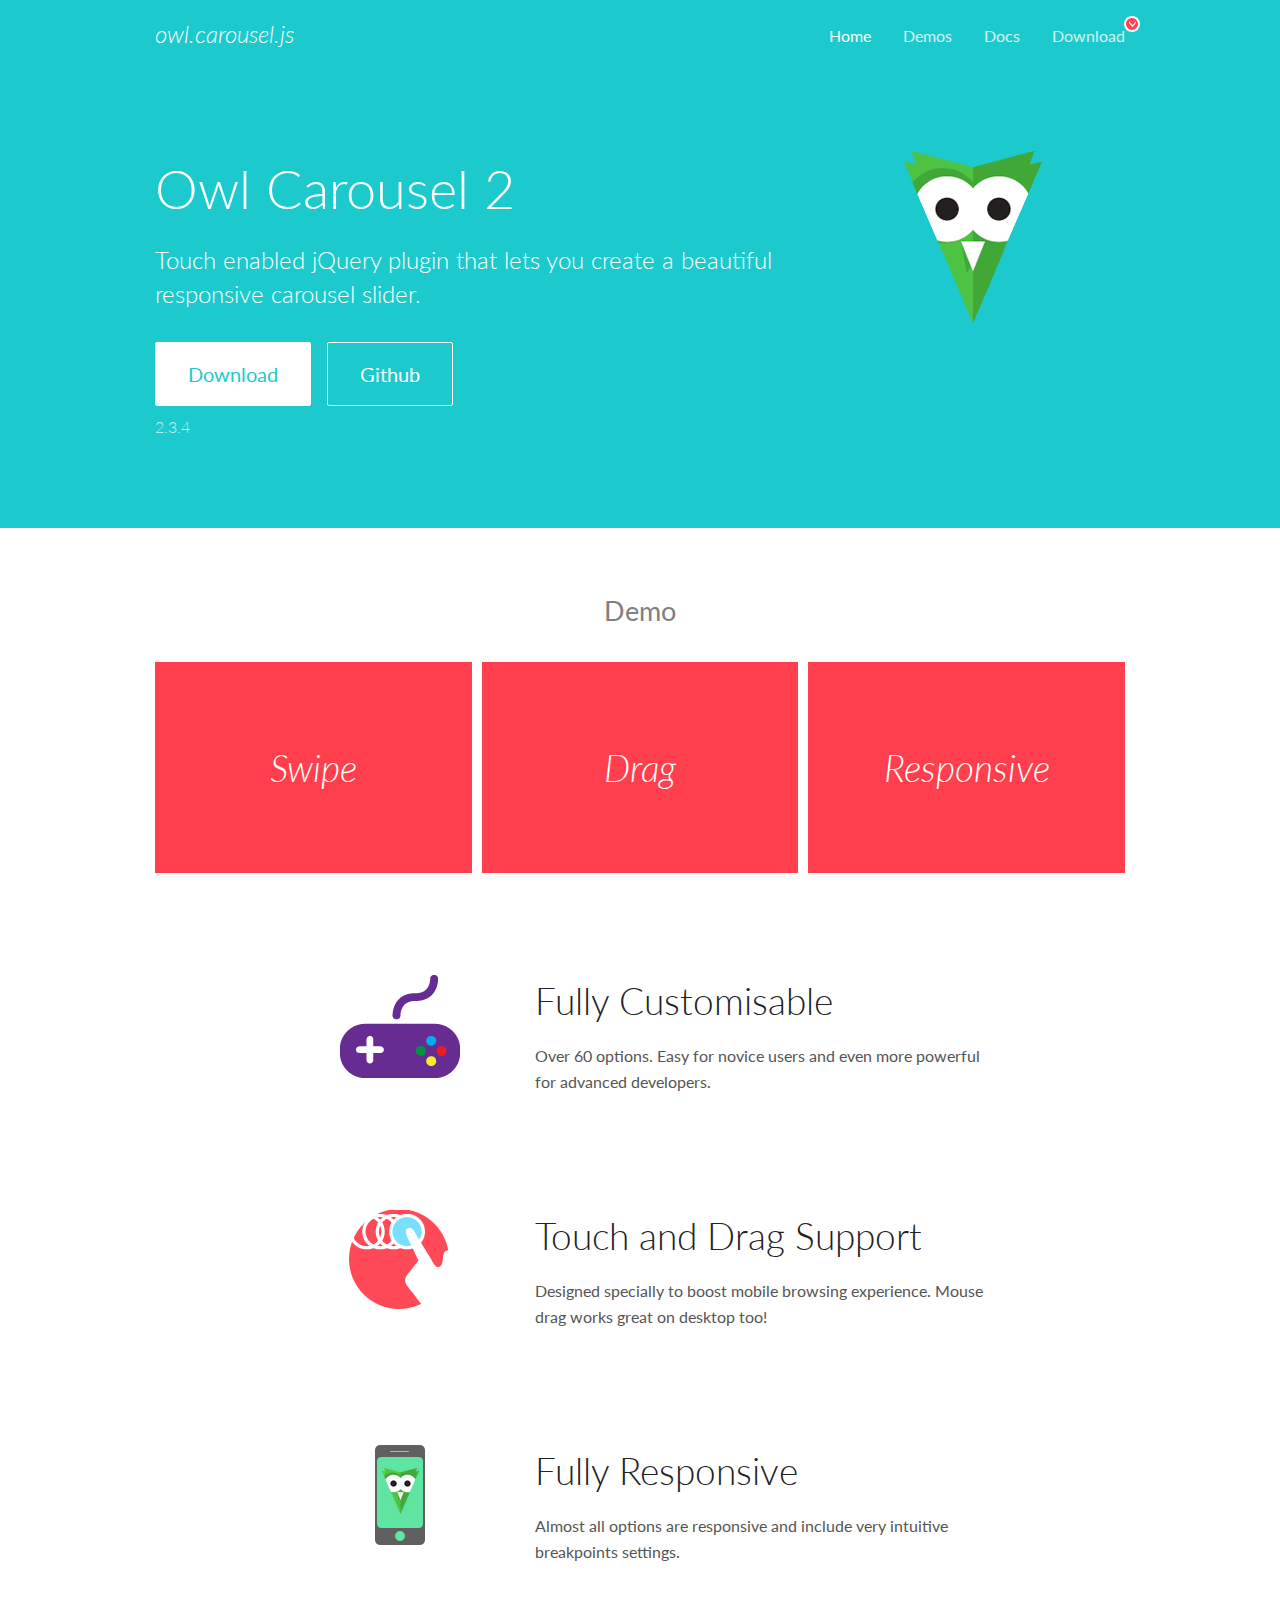
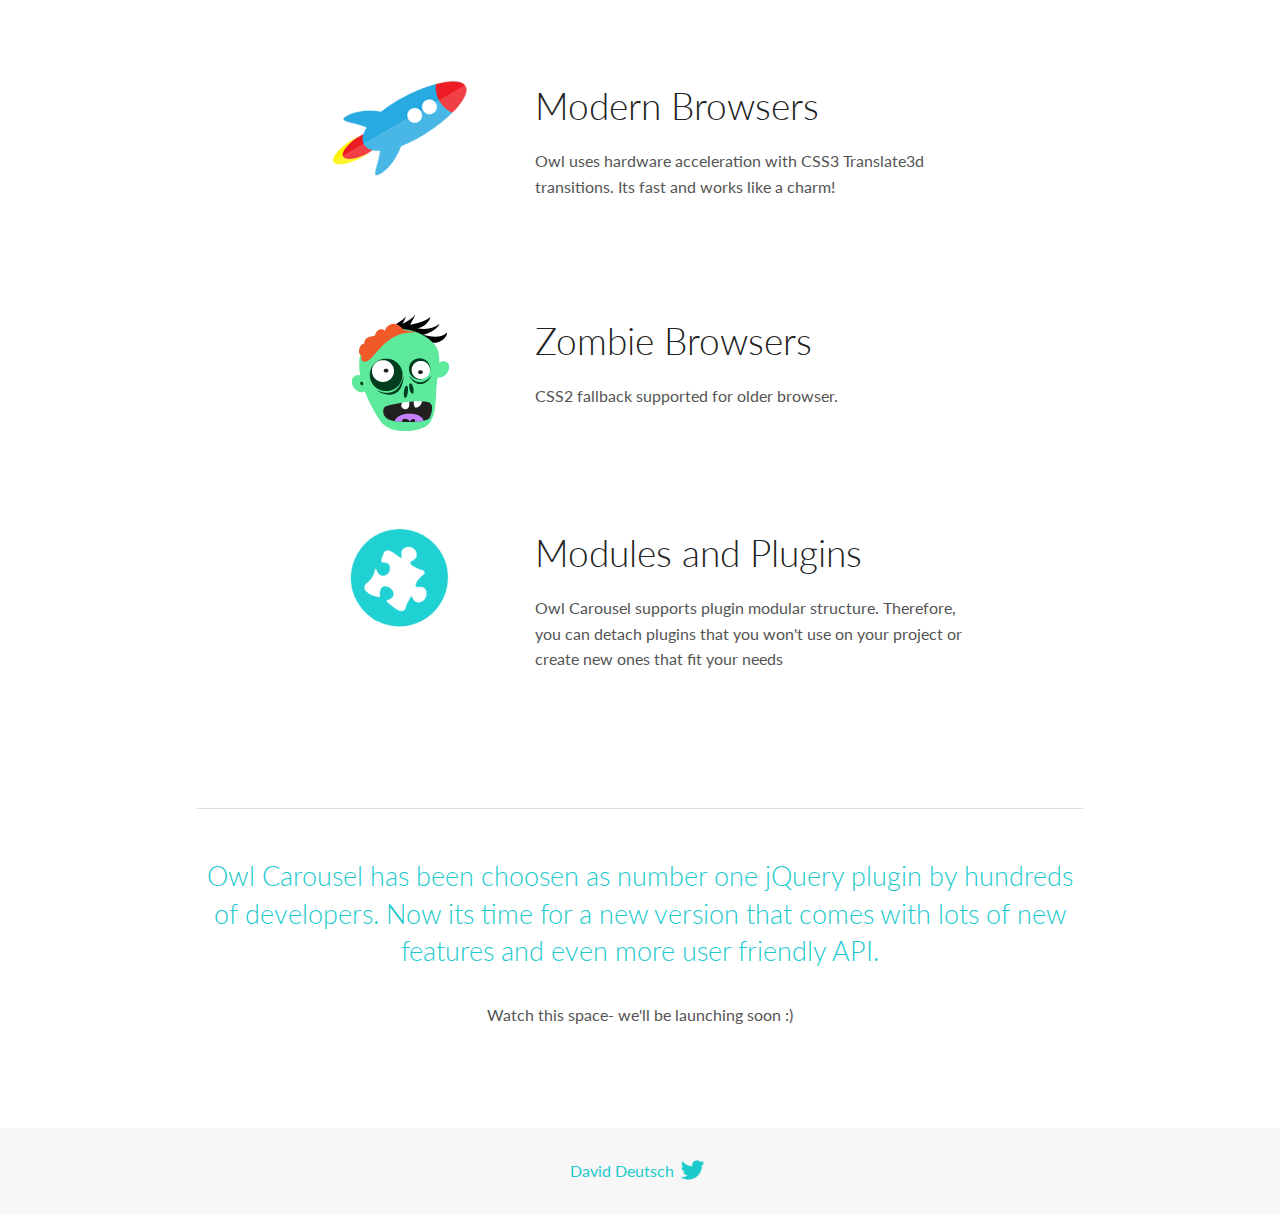
<file: OwlCarousel2-2.3.4/docs/index.html>
<!DOCTYPE html>
<html lang="en">
  <head>

    <!-- head -->
    <meta charset="utf-8">
    <meta name="msapplication-tap-highlight" content="no" />
    <meta name="viewport" content="width=device-width, initial-scale=1.0" />
    <meta name="description" content="Touch enabled jQuery plugin that lets you create beautiful responsive carousel slider.">
    <meta name="author" content="David Deutsch">
    <title>
      Home | Owl Carousel | 2.3.4
    </title>

    <!-- Stylesheets -->
    <link href='https://fonts.googleapis.com/css?family=Lato:300,400,700,400italic,300italic' rel='stylesheet' type='text/css'>
    <link rel="stylesheet" href="assets/css/docs.theme.min.css">

    <!-- Owl Stylesheets -->
    <link rel="stylesheet" href="assets/owlcarousel/assets/owl.carousel.min.css">
    <link rel="stylesheet" href="assets/owlcarousel/assets/owl.theme.default.min.css">

    <!-- HTML5 shim and Respond.js IE8 support of HTML5 elements and media queries -->

    <!--[if lt IE 9]>
      <script src="https://oss.maxcdn.com/libs/html5shiv/3.7.0/html5shiv.js"></script>
      <script src="https://oss.maxcdn.com/libs/respond.js/1.3.0/respond.min.js"></script>
    <![endif]-->

    <!-- Favicons -->
    <link rel="apple-touch-icon-precomposed" sizes="144x144" href="assets/ico/apple-touch-icon-144-precomposed.png">
    <link rel="shortcut icon" href="assets/ico/favicon.png">
    <link rel="shortcut icon" href="favicon.ico">

    <!-- Yeah i know js should not be in header. Its required for demos.-->

    <!-- javascript -->
    <script src="assets/vendors/jquery.min.js"></script>
    <script src="assets/owlcarousel/owl.carousel.js"></script>
  </head>
  <body>

    <!-- header -->
    <header class="header">
      <div class="row">
        <div class="large-12 columns">
          <div class="brand left">
            <h3>
              <a href="/OwlCarousel2/">owl.carousel.js</a> 
            </h3>
          </div>
          <a id="toggle-nav" class="right">
            <span></span> <span></span> <span></span> 
          </a> 
          <div class="nav-bar">
            <ul class="clearfix">
              <li class="active">
                <a href="/OwlCarousel2/index.html">Home</a> 
              </li>
              <li> <a href="/OwlCarousel2/demos/demos.html">Demos</a>  </li>
              <li> <a href="/OwlCarousel2/docs/started-welcome.html">Docs</a>  </li>
              <li>
                <a href="https://github.com/OwlCarousel2/OwlCarousel2/archive/2.3.4.zip">Download</a> 
                <span class="download"></span> 
              </li>
            </ul>
          </div>
        </div>
      </div>
    </header>

    <!-- home panel -->
    <section id="hero">
      <div class="row">
        <div class="large-8 medium-8 columns">
          <h1>Owl Carousel 2</h1>
          <h4>Touch enabled jQuery plugin that lets you create a beautiful responsive carousel slider.</h4>
          <a href="https://github.com/OwlCarousel2/OwlCarousel2/archive/2.3.4.zip" class="hero-button">Download</a> 
          <a href="https://github.com/OwlCarousel2/OwlCarousel2" class="hero-button outline">Github</a> 
          <p>2.3.4</p>
        </div>
        <div class="large-4 medium-4 columns">
          <img class="owl-logo" src="assets/img/owl-logo.png" alt="mr. Owl">
        </div>
      </div>
    </section>

    <!-- body -->
    <div class="home-demo">
      <div class="row">
        <div class="large-12 columns">
          <h3>Demo</h3>
          <div class="owl-carousel">
            <div class="item">
              <h2>Swipe</h2>
            </div>
            <div class="item">
              <h2>Drag</h2>
            </div>
            <div class="item">
              <h2>Responsive</h2>
            </div>
            <div class="item">
              <h2>CSS3</h2>
            </div>
            <div class="item">
              <h2>Fast</h2>
            </div>
            <div class="item">
              <h2>Easy</h2>
            </div>
            <div class="item">
              <h2>Free</h2>
            </div>
            <div class="item">
              <h2>Upgradable</h2>
            </div>
            <div class="item">
              <h2>Tons of options</h2>
            </div>
            <div class="item">
              <h2>Infinity</h2>
            </div>
            <div class="item">
              <h2>Auto Width</h2>
            </div>
          </div>
        </div>
      </div>
    </div>
    <script>
      var owl = $('.owl-carousel');
      owl.owlCarousel({
        margin: 10,
        loop: true,
        responsive: {
          0: {
            items: 1
          },
          600: {
            items: 2
          },
          1000: {
            items: 3
          }
        }
      })
    </script>

    <!-- features -->
    <div id="features">
      <div class="row">
        <div class="small-12 medium-9 small-centered columns">
          <section class="row feature">
            <div class="medium-4 small-12 columns">
              <img src="assets/img/feature-options.png" alt="">
            </div>
            <div class="medium-8 small-12 columns">
              <h2>Fully Customisable</h2>
              <p>Over 60 options. Easy for novice users and even more powerful for advanced developers.</p>
            </div>
          </section>
          <section class="row feature">
            <div class="medium-4 small-12 columns">
              <img src="assets/img/feature-drag.png" alt="">
            </div>
            <div class="medium-8 small-12 columns">
              <h2>Touch and Drag Support</h2>
              <p>Designed specially to boost mobile browsing experience. Mouse drag works great on desktop too!</p>
            </div>
          </section>
          <section class="row feature">
            <div class="medium-4 small-12 columns">
              <img src="assets/img/feature-responsive.png" alt="">
            </div>
            <div class="medium-8 small-12 columns">
              <h2>Fully Responsive</h2>
              <p>Almost all options are responsive and include very intuitive breakpoints settings.</p>
            </div>
          </section>
          <section class="row feature">
            <div class="medium-4 small-12 columns">
              <img src="assets/img/feature-modern.png" alt="">
            </div>
            <div class="medium-8 small-12 columns">
              <h2>Modern Browsers</h2>
              <p>Owl uses hardware acceleration with CSS3 Translate3d transitions. Its fast and works like a charm! </p>
            </div>
          </section>
          <section class="row feature">
            <div class="medium-4 small-12 columns">
              <img src="assets/img/feature-zombie.png" alt="">
            </div>
            <div class="medium-8 small-12 columns">
              <h2>Zombie Browsers</h2>
              <p>CSS2 fallback supported for older browser.</p>
            </div>
          </section>
          <section class="row feature">
            <div class="medium-4 small-12 columns">
              <img src="assets/img/feature-module.png" alt="">
            </div>
            <div class="medium-8 small-12 columns">
              <h2>Modules and Plugins</h2>
              <p>Owl Carousel supports plugin modular structure. Therefore, you can detach plugins that you won&#x27;t use on your project or create new ones that fit your needs</p>
            </div>
          </section>
        </div>
      </div>
    </div>

    <!-- footer -->
    <section id="teaser-text">
      <div class="row">
        <div class="small-12 medium-11 small-centered columns">
          <hr>
          <h3 id="owl-carousel-has-been-choosen-as-number-one-jquery-plugin-by-hundreds-of-developers-now-its-time-for-a-new-version-that-comes-with-lots-of-new-features-and-even-more-user-friendly-api-">Owl Carousel has been choosen as number one jQuery plugin by hundreds of developers. Now its time for a new version that comes with lots of new features and even more user friendly API.</h3>
          <p>Watch this space- we&#39;ll be launching soon :)</p>
        </div>
      </div>
    </section>

    <!-- footer -->
    <footer class="footer">
      <div class="row">
        <div class="large-12 columns">
          <h5>
            <a href="/OwlCarousel2/docs/support-contact.html">David Deutsch</a> 
            <a id="custom-tweet-button" href="https://twitter.com/share?url=https://github.com/OwlCarousel2/OwlCarousel2&text=Owl Carousel - This is so awesome! " target="_blank"></a> 
          </h5>
        </div>
      </div>
    </footer>

    <!-- vendors -->
    <script src="assets/vendors/highlight.js"></script>
    <script src="assets/js/app.js"></script>
  </body>
</html>
</file>
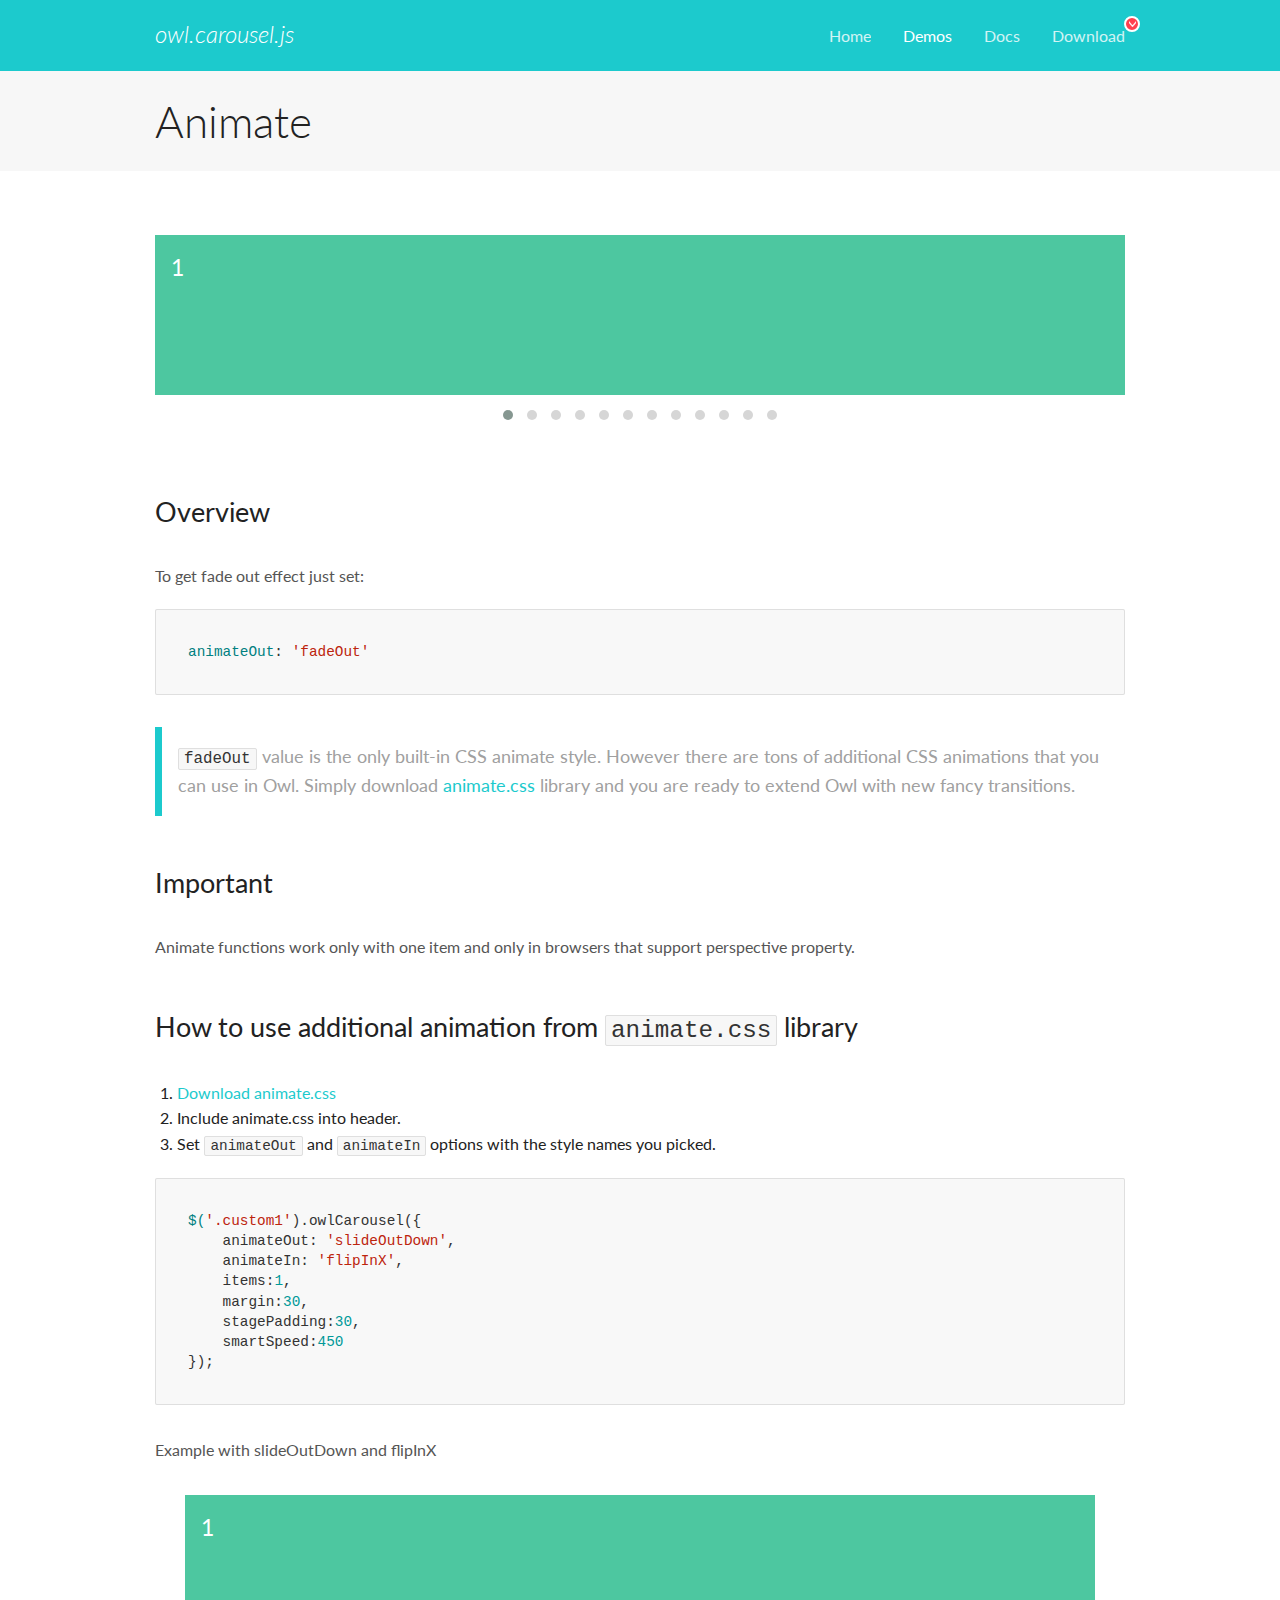
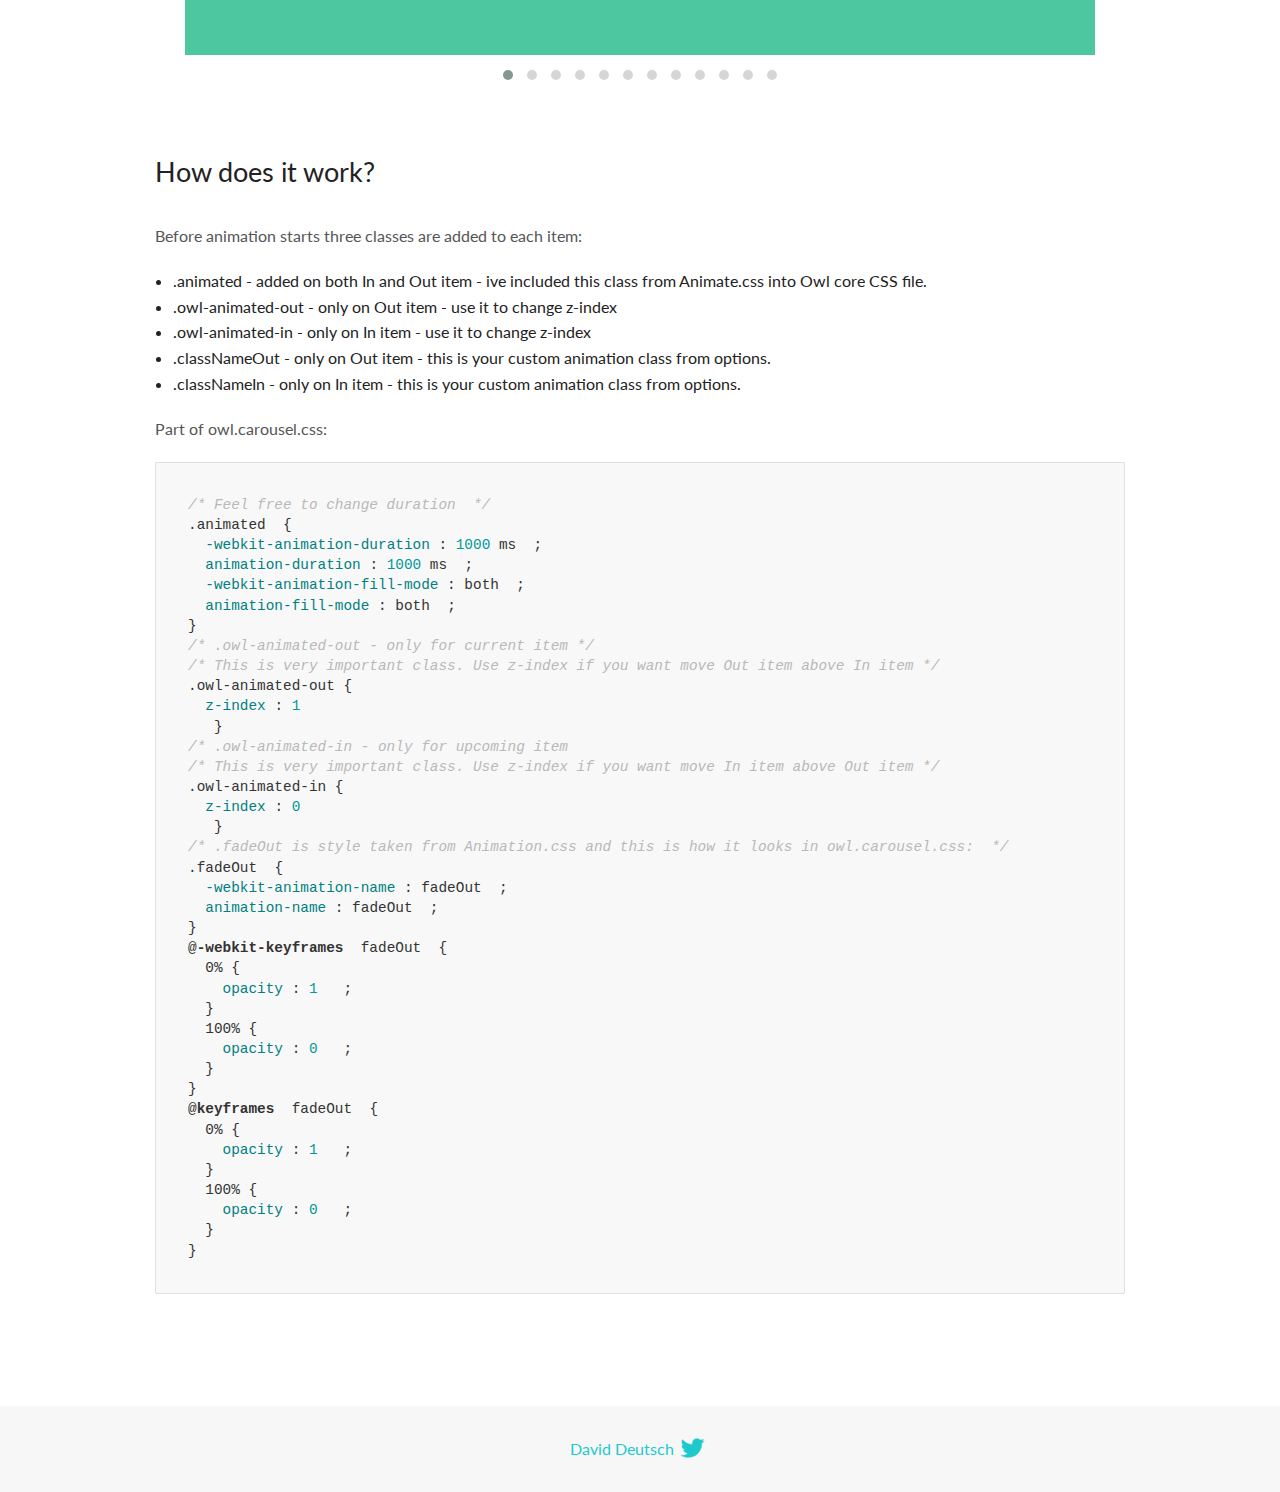
<file: OwlCarousel2-2.3.4/docs/demos/animate.html>
<!DOCTYPE html>
<html lang="en">
  <head>

    <!-- head -->
    <meta charset="utf-8">
    <meta name="msapplication-tap-highlight" content="no" />
    <meta name="viewport" content="width=device-width, initial-scale=1.0" />
    <meta name="description" content="Animate carousel">
    <meta name="author" content="David Deutsch">
    <title>
      Animate Demo | Owl Carousel | 2.3.4
    </title>

    <!-- Stylesheets -->
    <link href='https://fonts.googleapis.com/css?family=Lato:300,400,700,400italic,300italic' rel='stylesheet' type='text/css'>
    <link rel="stylesheet" href="../assets/css/docs.theme.min.css">

    <!-- Owl Stylesheets -->
    <link rel="stylesheet" href="../assets/owlcarousel/assets/owl.carousel.min.css">
    <link rel="stylesheet" href="../assets/owlcarousel/assets/owl.theme.default.min.css">

    <!-- HTML5 shim and Respond.js IE8 support of HTML5 elements and media queries -->

    <!--[if lt IE 9]>
      <script src="https://oss.maxcdn.com/libs/html5shiv/3.7.0/html5shiv.js"></script>
      <script src="https://oss.maxcdn.com/libs/respond.js/1.3.0/respond.min.js"></script>
    <![endif]-->

    <!-- Favicons -->
    <link rel="apple-touch-icon-precomposed" sizes="144x144" href="../assets/ico/apple-touch-icon-144-precomposed.png">
    <link rel="shortcut icon" href="../assets/ico/favicon.png">
    <link rel="shortcut icon" href="favicon.ico">

    <!-- Yeah i know js should not be in header. Its required for demos.-->

    <!-- javascript -->
    <script src="../assets/vendors/jquery.min.js"></script>
    <script src="../assets/owlcarousel/owl.carousel.js"></script>
  </head>
  <body>

    <!-- header -->
    <header class="header">
      <div class="row">
        <div class="large-12 columns">
          <div class="brand left">
            <h3>
              <a href="/OwlCarousel2/">owl.carousel.js</a> 
            </h3>
          </div>
          <a id="toggle-nav" class="right">
            <span></span> <span></span> <span></span> 
          </a> 
          <div class="nav-bar">
            <ul class="clearfix">
              <li> <a href="/OwlCarousel2/index.html">Home</a>  </li>
              <li class="active">
                <a href="/OwlCarousel2/demos/demos.html">Demos</a> 
              </li>
              <li> <a href="/OwlCarousel2/docs/started-welcome.html">Docs</a>  </li>
              <li>
                <a href="https://github.com/OwlCarousel2/OwlCarousel2/archive/2.3.4.zip">Download</a> 
                <span class="download"></span> 
              </li>
            </ul>
          </div>
        </div>
      </div>
    </header>

    <!-- title -->
    <section class="title">
      <div class="row">
        <div class="large-12 columns">
          <h1>Animate</h1>
        </div>
      </div>
    </section>

    <!--  Demos -->
    <section id="demos">
      <div class="row">
        <div class="large-12 columns">
          <div class="fadeOut owl-carousel owl-theme">
            <div class="item">
              <h4>1</h4>
            </div>
            <div class="item">
              <h4>2</h4>
            </div>
            <div class="item">
              <h4>3</h4>
            </div>
            <div class="item">
              <h4>4</h4>
            </div>
            <div class="item">
              <h4>5</h4>
            </div>
            <div class="item">
              <h4>6</h4>
            </div>
            <div class="item">
              <h4>7</h4>
            </div>
            <div class="item">
              <h4>8</h4>
            </div>
            <div class="item">
              <h4>9</h4>
            </div>
            <div class="item">
              <h4>10</h4>
            </div>
            <div class="item">
              <h4>11</h4>
            </div>
            <div class="item">
              <h4>12</h4>
            </div>
          </div>
          <h3 id="overview">Overview</h3>
          <p>To get fade out effect just set:</p>
          <pre><code>animateOut: &#39;fadeOut&#39;</code></pre>
          <blockquote>
            <p><code>fadeOut</code> value is the only built-in CSS animate style. However there are tons of additional CSS animations that you can use in Owl. Simply download
              <a href="https://daneden.github.io/animate.css/">animate.css</a>  library and you are ready to extend Owl with new fancy transitions.</p>
          </blockquote>
          <h3 id="important">Important</h3>
          <p>Animate functions work only with one item and only in browsers that support perspective property.</p>
          <h3 id="how-to-use-additional-animation-from-animate-css-library">How to use additional animation from <code>animate.css</code> library</h3>
          <ol>
            <li> <a href="https://daneden.github.io/animate.css/">Download animate.css</a>  </li>
            <li>Include animate.css into header.</li>
            <li>Set <code>animateOut</code> and <code>animateIn</code> options with the style names you picked.</li>
          </ol>
          <pre><code>$(&#39;.custom1&#39;).owlCarousel({
    animateOut: &#39;slideOutDown&#39;,
    animateIn: &#39;flipInX&#39;,
    items:1,
    margin:30,
    stagePadding:30,
    smartSpeed:450
});</code></pre>
          <p>Example with slideOutDown and flipInX</p>
          <div class="custom1 owl-carousel owl-theme">
            <div class="item">
              <h4>1</h4>
            </div>
            <div class="item">
              <h4>2</h4>
            </div>
            <div class="item">
              <h4>3</h4>
            </div>
            <div class="item">
              <h4>4</h4>
            </div>
            <div class="item">
              <h4>5</h4>
            </div>
            <div class="item">
              <h4>6</h4>
            </div>
            <div class="item">
              <h4>7</h4>
            </div>
            <div class="item">
              <h4>8</h4>
            </div>
            <div class="item">
              <h4>9</h4>
            </div>
            <div class="item">
              <h4>10</h4>
            </div>
            <div class="item">
              <h4>11</h4>
            </div>
            <div class="item">
              <h4>12</h4>
            </div>
          </div>
          <h3 id="how-does-it-work-">How does it work?</h3>
          <p>Before animation starts three classes are added to each item:</p>
          <ul>
            <li>.animated - added on both In and Out item - ive included this class from Animate.css into Owl core CSS file.</li>
            <li>.owl-animated-out - only on Out item - use it to change z-index</li>
            <li>.owl-animated-in - only on In item - use it to change z-index</li>
            <li>.classNameOut - only on Out item - this is your custom animation class from options.</li>
            <li>.classNameIn - only on In item - this is your custom animation class from options.</li>
          </ul>
          <p>Part of owl.carousel.css:</p>
          <pre><code class="language-css"><span class="comment">/* Feel free to change duration  */</span> 
<span class="class">.animated</span>  <span class="rules">{
  <span class="rule"><span class="attribute">-webkit-animation-duration</span> :<span class="value"> <span class="number">1000</span> ms</span> </span> ;
  <span class="rule"><span class="attribute">animation-duration</span> :<span class="value"> <span class="number">1000</span> ms</span> </span> ;
  <span class="rule"><span class="attribute">-webkit-animation-fill-mode</span> :<span class="value"> both</span> </span> ;
  <span class="rule"><span class="attribute">animation-fill-mode</span> :<span class="value"> both</span> </span> ;
<span class="rule">}</span> </span> 
<span class="comment">/* .owl-animated-out - only for current item */</span> 
<span class="comment">/* This is very important class. Use z-index if you want move Out item above In item */</span> 
<span class="class">.owl-animated-out</span> <span class="rules">{
  <span class="rule"><span class="attribute">z-index</span> :<span class="value"> <span class="number">1</span> 
</span> </span> </span> }
<span class="comment">/* .owl-animated-in - only for upcoming item
/* This is very important class. Use z-index if you want move In item above Out item */</span> 
<span class="class">.owl-animated-in</span> <span class="rules">{
  <span class="rule"><span class="attribute">z-index</span> :<span class="value"> <span class="number">0</span> 
</span> </span> </span> }
<span class="comment">/* .fadeOut is style taken from Animation.css and this is how it looks in owl.carousel.css:  */</span> 
<span class="class">.fadeOut</span>  <span class="rules">{
  <span class="rule"><span class="attribute">-webkit-animation-name</span> :<span class="value"> fadeOut</span> </span> ;
  <span class="rule"><span class="attribute">animation-name</span> :<span class="value"> fadeOut</span> </span> ;
<span class="rule">}</span> </span> 
<span class="at_rule">@<span class="keyword">-webkit-keyframes</span>  fadeOut </span> {
  0% <span class="rules">{
    <span class="rule"><span class="attribute">opacity</span> :<span class="value"> <span class="number">1</span> </span> </span> ;
  <span class="rule">}</span> </span> 
  100% <span class="rules">{
    <span class="rule"><span class="attribute">opacity</span> :<span class="value"> <span class="number">0</span> </span> </span> ;
  <span class="rule">}</span> </span> 
}
<span class="at_rule">@<span class="keyword">keyframes</span>  fadeOut </span> {
  0% <span class="rules">{
    <span class="rule"><span class="attribute">opacity</span> :<span class="value"> <span class="number">1</span> </span> </span> ;
  <span class="rule">}</span> </span> 
  100% <span class="rules">{
    <span class="rule"><span class="attribute">opacity</span> :<span class="value"> <span class="number">0</span> </span> </span> ;
  <span class="rule">}</span> </span> 
}</code></pre>
          <link rel="stylesheet" href="../assets/css/animate.css">
          <script>
            jQuery(document).ready(function($) {
              $('.fadeOut').owlCarousel({
                items: 1,
                animateOut: 'fadeOut',
                loop: true,
                margin: 10,
              });
              $('.custom1').owlCarousel({
                animateOut: 'slideOutDown',
                animateIn: 'flipInX',
                items: 1,
                margin: 30,
                stagePadding: 30,
                smartSpeed: 450
              });
            });
          </script>
        </div>
      </div>
    </section>

    <!-- footer -->
    <footer class="footer">
      <div class="row">
        <div class="large-12 columns">
          <h5>
            <a href="/OwlCarousel2/docs/support-contact.html">David Deutsch</a> 
            <a id="custom-tweet-button" href="https://twitter.com/share?url=https://github.com/OwlCarousel2/OwlCarousel2&text=Owl Carousel - This is so awesome! " target="_blank"></a> 
          </h5>
        </div>
      </div>
    </footer>

    <!-- vendors -->
    <script src="../assets/vendors/highlight.js"></script>
    <script src="../assets/js/app.js"></script>
  </body>
</html>
</file>
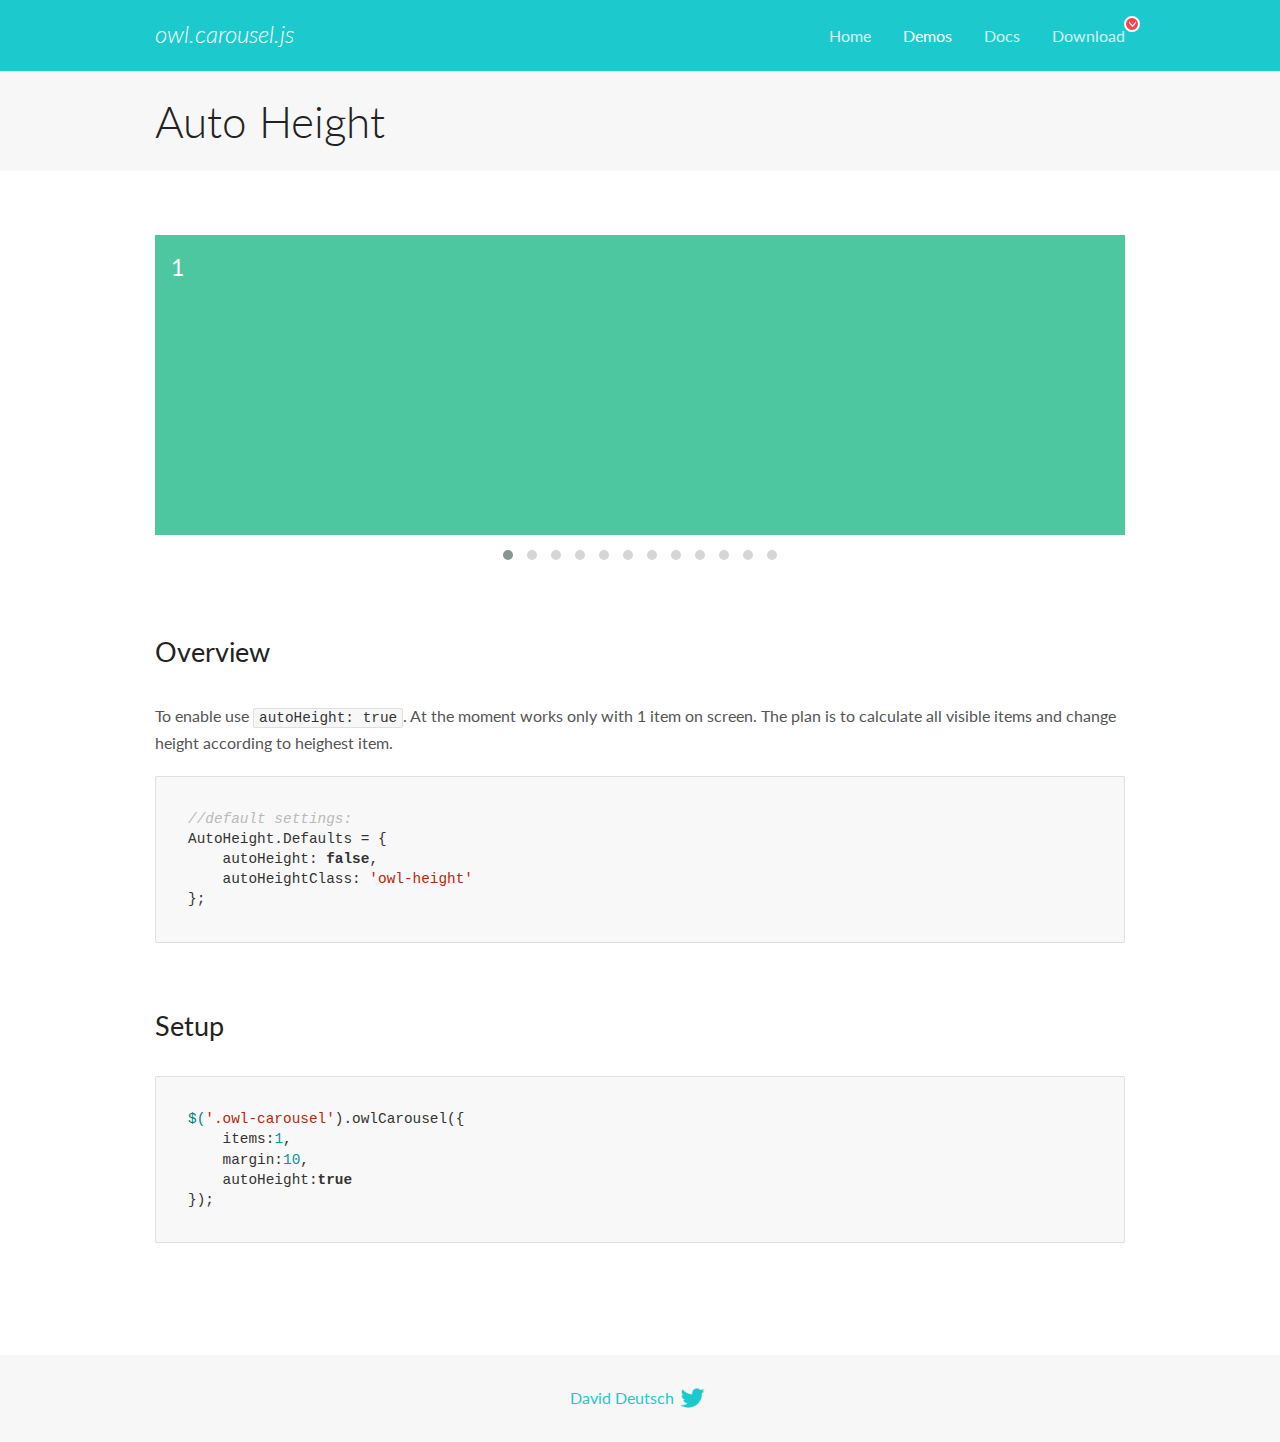
<file: OwlCarousel2-2.3.4/docs/demos/autoheight.html>
<!DOCTYPE html>
<html lang="en">
  <head>

    <!-- head -->
    <meta charset="utf-8">
    <meta name="msapplication-tap-highlight" content="no" />
    <meta name="viewport" content="width=device-width, initial-scale=1.0" />
    <meta name="description" content="autoHeight usage demo">
    <meta name="author" content="David Deutsch">
    <title>
      Auto Height Demo | Owl Carousel | 2.3.4
    </title>

    <!-- Stylesheets -->
    <link href='https://fonts.googleapis.com/css?family=Lato:300,400,700,400italic,300italic' rel='stylesheet' type='text/css'>
    <link rel="stylesheet" href="../assets/css/docs.theme.min.css">

    <!-- Owl Stylesheets -->
    <link rel="stylesheet" href="../assets/owlcarousel/assets/owl.carousel.min.css">
    <link rel="stylesheet" href="../assets/owlcarousel/assets/owl.theme.default.min.css">

    <!-- HTML5 shim and Respond.js IE8 support of HTML5 elements and media queries -->

    <!--[if lt IE 9]>
      <script src="https://oss.maxcdn.com/libs/html5shiv/3.7.0/html5shiv.js"></script>
      <script src="https://oss.maxcdn.com/libs/respond.js/1.3.0/respond.min.js"></script>
    <![endif]-->

    <!-- Favicons -->
    <link rel="apple-touch-icon-precomposed" sizes="144x144" href="../assets/ico/apple-touch-icon-144-precomposed.png">
    <link rel="shortcut icon" href="../assets/ico/favicon.png">
    <link rel="shortcut icon" href="favicon.ico">

    <!-- Yeah i know js should not be in header. Its required for demos.-->

    <!-- javascript -->
    <script src="../assets/vendors/jquery.min.js"></script>
    <script src="../assets/owlcarousel/owl.carousel.js"></script>
  </head>
  <body>

    <!-- header -->
    <header class="header">
      <div class="row">
        <div class="large-12 columns">
          <div class="brand left">
            <h3>
              <a href="/OwlCarousel2/">owl.carousel.js</a> 
            </h3>
          </div>
          <a id="toggle-nav" class="right">
            <span></span> <span></span> <span></span> 
          </a> 
          <div class="nav-bar">
            <ul class="clearfix">
              <li> <a href="/OwlCarousel2/index.html">Home</a>  </li>
              <li class="active">
                <a href="/OwlCarousel2/demos/demos.html">Demos</a> 
              </li>
              <li> <a href="/OwlCarousel2/docs/started-welcome.html">Docs</a>  </li>
              <li>
                <a href="https://github.com/OwlCarousel2/OwlCarousel2/archive/2.3.4.zip">Download</a> 
                <span class="download"></span> 
              </li>
            </ul>
          </div>
        </div>
      </div>
    </header>

    <!-- title -->
    <section class="title">
      <div class="row">
        <div class="large-12 columns">
          <h1>Auto Height</h1>
        </div>
      </div>
    </section>

    <!--  Demos -->
    <section id="demos">
      <div class="row">
        <div class="large-12 columns">
          <div class="owl-carousel owl-theme">
            <div class="item" style="height:300px">
              <h4>1</h4>
            </div>
            <div class="item" style="height:100px">
              <h4>2</h4>
            </div>
            <div class="item" style="height:500px">
              <h4>3</h4>
            </div>
            <div class="item" style="height:250px">
              <h4>4</h4>
            </div>
            <div class="item" style="height:400px">
              <h4>5</h4>
            </div>
            <div class="item" style="height:500px">
              <h4>6</h4>
            </div>
            <div class="item" style="height:600px">
              <h4>7</h4>
            </div>
            <div class="item" style="height:400px">
              <h4>8</h4>
            </div>
            <div class="item" style="height:300px">
              <h4>9</h4>
            </div>
            <div class="item" style="height:350px">
              <h4>10</h4>
            </div>
            <div class="item" style="height:200px">
              <h4>11</h4>
            </div>
            <div class="item" style="height:150px">
              <h4>12</h4>
            </div>
          </div>
          <h3 id="overview">Overview</h3>
          <p>To enable use <code>autoHeight: true</code>. At the moment works only with 1 item on screen. The plan is to calculate all visible items and change height according to heighest item.</p>
          <pre><code>//default settings:
AutoHeight.Defaults = {
    autoHeight: false,
    autoHeightClass: &#39;owl-height&#39;
};</code></pre>
          <h3 id="setup">Setup</h3>
          <pre><code>$(&#39;.owl-carousel&#39;).owlCarousel({
    items:1,
    margin:10,
    autoHeight:true
});</code></pre>
          <script>
            $(document).ready(function() {
              $('.owl-carousel').owlCarousel({
                items: 1,
                margin: 10,
                autoHeight: true
              });
            })
          </script>
        </div>
      </div>
    </section>

    <!-- footer -->
    <footer class="footer">
      <div class="row">
        <div class="large-12 columns">
          <h5>
            <a href="/OwlCarousel2/docs/support-contact.html">David Deutsch</a> 
            <a id="custom-tweet-button" href="https://twitter.com/share?url=https://github.com/OwlCarousel2/OwlCarousel2&text=Owl Carousel - This is so awesome! " target="_blank"></a> 
          </h5>
        </div>
      </div>
    </footer>

    <!-- vendors -->
    <script src="../assets/vendors/highlight.js"></script>
    <script src="../assets/js/app.js"></script>
  </body>
</html>
</file>
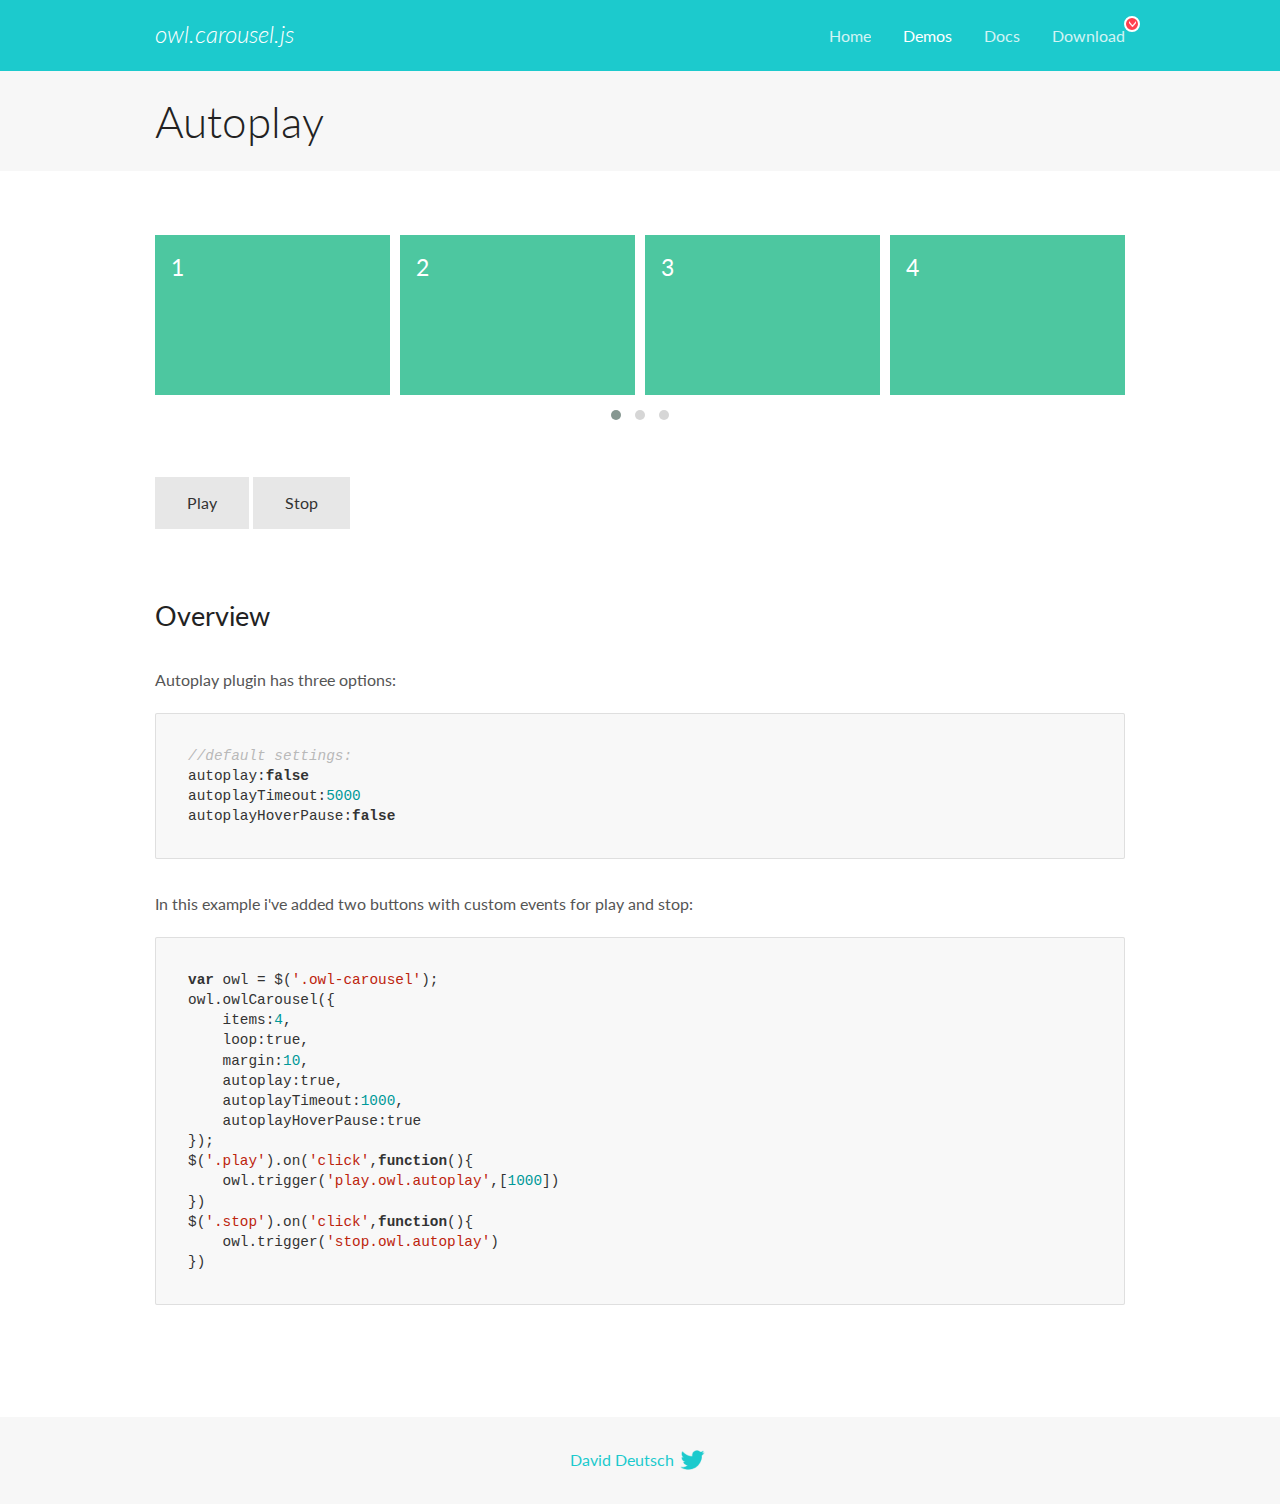
<file: OwlCarousel2-2.3.4/docs/demos/autoplay.html>
<!DOCTYPE html>
<html lang="en">
  <head>

    <!-- head -->
    <meta charset="utf-8">
    <meta name="msapplication-tap-highlight" content="no" />
    <meta name="viewport" content="width=device-width, initial-scale=1.0" />
    <meta name="description" content="Autoplay usage demo">
    <meta name="author" content="David Deutsch">
    <title>
      Autoplay Demo | Owl Carousel | 2.3.4
    </title>

    <!-- Stylesheets -->
    <link href='https://fonts.googleapis.com/css?family=Lato:300,400,700,400italic,300italic' rel='stylesheet' type='text/css'>
    <link rel="stylesheet" href="../assets/css/docs.theme.min.css">

    <!-- Owl Stylesheets -->
    <link rel="stylesheet" href="../assets/owlcarousel/assets/owl.carousel.min.css">
    <link rel="stylesheet" href="../assets/owlcarousel/assets/owl.theme.default.min.css">

    <!-- HTML5 shim and Respond.js IE8 support of HTML5 elements and media queries -->

    <!--[if lt IE 9]>
      <script src="https://oss.maxcdn.com/libs/html5shiv/3.7.0/html5shiv.js"></script>
      <script src="https://oss.maxcdn.com/libs/respond.js/1.3.0/respond.min.js"></script>
    <![endif]-->

    <!-- Favicons -->
    <link rel="apple-touch-icon-precomposed" sizes="144x144" href="../assets/ico/apple-touch-icon-144-precomposed.png">
    <link rel="shortcut icon" href="../assets/ico/favicon.png">
    <link rel="shortcut icon" href="favicon.ico">

    <!-- Yeah i know js should not be in header. Its required for demos.-->

    <!-- javascript -->
    <script src="../assets/vendors/jquery.min.js"></script>
    <script src="../assets/owlcarousel/owl.carousel.js"></script>
  </head>
  <body>

    <!-- header -->
    <header class="header">
      <div class="row">
        <div class="large-12 columns">
          <div class="brand left">
            <h3>
              <a href="/OwlCarousel2/">owl.carousel.js</a> 
            </h3>
          </div>
          <a id="toggle-nav" class="right">
            <span></span> <span></span> <span></span> 
          </a> 
          <div class="nav-bar">
            <ul class="clearfix">
              <li> <a href="/OwlCarousel2/index.html">Home</a>  </li>
              <li class="active">
                <a href="/OwlCarousel2/demos/demos.html">Demos</a> 
              </li>
              <li> <a href="/OwlCarousel2/docs/started-welcome.html">Docs</a>  </li>
              <li>
                <a href="https://github.com/OwlCarousel2/OwlCarousel2/archive/2.3.4.zip">Download</a> 
                <span class="download"></span> 
              </li>
            </ul>
          </div>
        </div>
      </div>
    </header>

    <!-- title -->
    <section class="title">
      <div class="row">
        <div class="large-12 columns">
          <h1>Autoplay</h1>
        </div>
      </div>
    </section>

    <!--  Demos -->
    <section id="demos">
      <div class="row">
        <div class="large-12 columns">
          <div class="owl-carousel owl-theme">
            <div class="item">
              <h4>1</h4>
            </div>
            <div class="item">
              <h4>2</h4>
            </div>
            <div class="item">
              <h4>3</h4>
            </div>
            <div class="item">
              <h4>4</h4>
            </div>
            <div class="item">
              <h4>5</h4>
            </div>
            <div class="item">
              <h4>6</h4>
            </div>
            <div class="item">
              <h4>7</h4>
            </div>
            <div class="item">
              <h4>8</h4>
            </div>
            <div class="item">
              <h4>9</h4>
            </div>
            <div class="item">
              <h4>10</h4>
            </div>
            <div class="item">
              <h4>11</h4>
            </div>
            <div class="item">
              <h4>12</h4>
            </div>
          </div>
          <a class="button secondary play">Play</a> 
          <a class="button secondary stop">Stop</a> 
          <h3 id="overview">Overview</h3>
          <p>Autoplay plugin has three options:</p>
          <pre><code>//default settings:
autoplay:false
autoplayTimeout:5000
autoplayHoverPause:false</code></pre>
          <p>In this example i&#39;ve added two buttons with custom events for play and stop:</p>
          <pre><code>var owl = $(&#39;.owl-carousel&#39;);
owl.owlCarousel({
    items:4,
    loop:true,
    margin:10,
    autoplay:true,
    autoplayTimeout:1000,
    autoplayHoverPause:true
});
$(&#39;.play&#39;).on(&#39;click&#39;,function(){
    owl.trigger(&#39;play.owl.autoplay&#39;,[1000])
})
$(&#39;.stop&#39;).on(&#39;click&#39;,function(){
    owl.trigger(&#39;stop.owl.autoplay&#39;)
})</code></pre>
          <script>
            $(document).ready(function() {
              var owl = $('.owl-carousel');
              owl.owlCarousel({
                items: 4,
                loop: true,
                margin: 10,
                autoplay: true,
                autoplayTimeout: 1000,
                autoplayHoverPause: true
              });
              $('.play').on('click', function() {
                owl.trigger('play.owl.autoplay', [1000])
              })
              $('.stop').on('click', function() {
                owl.trigger('stop.owl.autoplay')
              })
            })
          </script>
        </div>
      </div>
    </section>

    <!-- footer -->
    <footer class="footer">
      <div class="row">
        <div class="large-12 columns">
          <h5>
            <a href="/OwlCarousel2/docs/support-contact.html">David Deutsch</a> 
            <a id="custom-tweet-button" href="https://twitter.com/share?url=https://github.com/OwlCarousel2/OwlCarousel2&text=Owl Carousel - This is so awesome! " target="_blank"></a> 
          </h5>
        </div>
      </div>
    </footer>

    <!-- vendors -->
    <script src="../assets/vendors/highlight.js"></script>
    <script src="../assets/js/app.js"></script>
  </body>
</html>
</file>
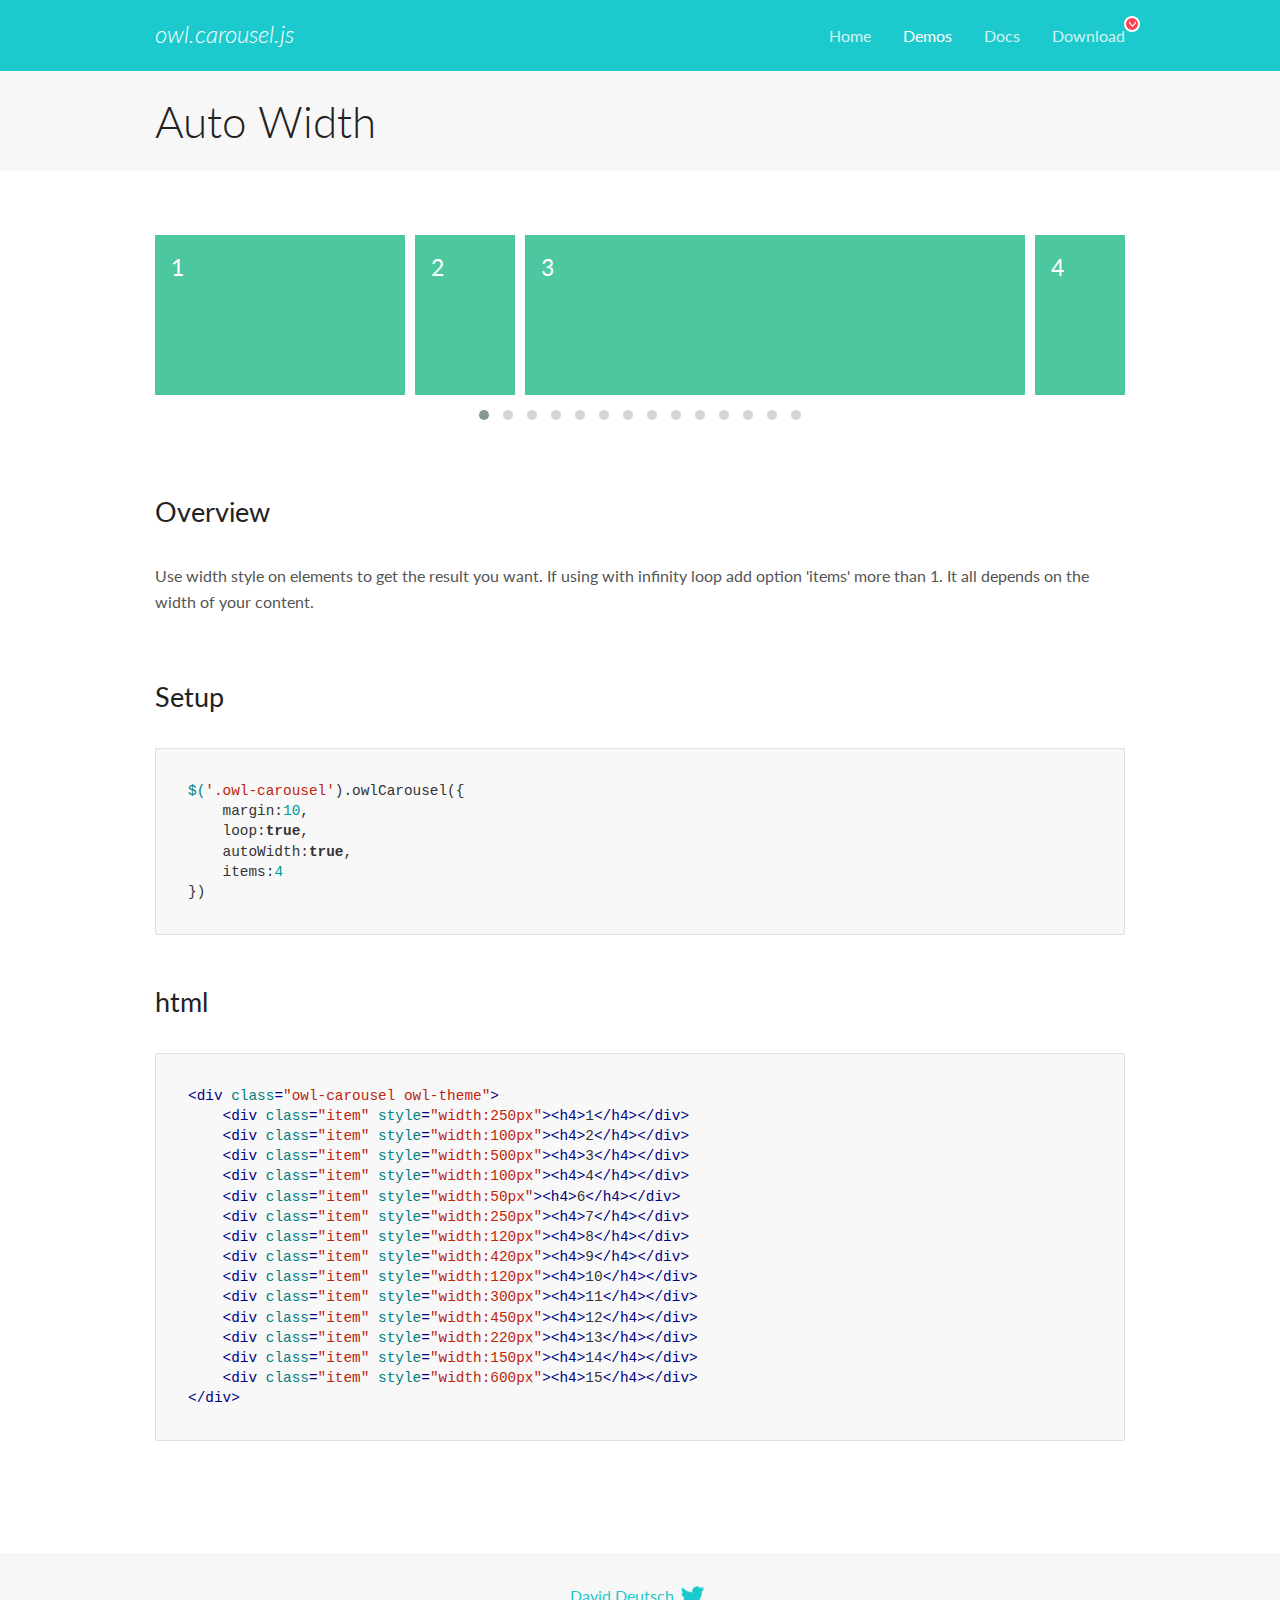
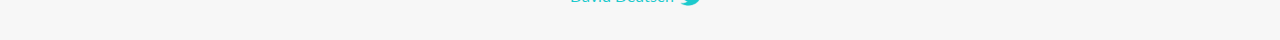
<file: OwlCarousel2-2.3.4/docs/demos/autowidth.html>
<!DOCTYPE html>
<html lang="en">
  <head>

    <!-- head -->
    <meta charset="utf-8">
    <meta name="msapplication-tap-highlight" content="no" />
    <meta name="viewport" content="width=device-width, initial-scale=1.0" />
    <meta name="description" content="Auto Width">
    <meta name="author" content="David Deutsch">
    <title>
      Auto Width Demo | Owl Carousel | 2.3.4
    </title>

    <!-- Stylesheets -->
    <link href='https://fonts.googleapis.com/css?family=Lato:300,400,700,400italic,300italic' rel='stylesheet' type='text/css'>
    <link rel="stylesheet" href="../assets/css/docs.theme.min.css">

    <!-- Owl Stylesheets -->
    <link rel="stylesheet" href="../assets/owlcarousel/assets/owl.carousel.min.css">
    <link rel="stylesheet" href="../assets/owlcarousel/assets/owl.theme.default.min.css">

    <!-- HTML5 shim and Respond.js IE8 support of HTML5 elements and media queries -->

    <!--[if lt IE 9]>
      <script src="https://oss.maxcdn.com/libs/html5shiv/3.7.0/html5shiv.js"></script>
      <script src="https://oss.maxcdn.com/libs/respond.js/1.3.0/respond.min.js"></script>
    <![endif]-->

    <!-- Favicons -->
    <link rel="apple-touch-icon-precomposed" sizes="144x144" href="../assets/ico/apple-touch-icon-144-precomposed.png">
    <link rel="shortcut icon" href="../assets/ico/favicon.png">
    <link rel="shortcut icon" href="favicon.ico">

    <!-- Yeah i know js should not be in header. Its required for demos.-->

    <!-- javascript -->
    <script src="../assets/vendors/jquery.min.js"></script>
    <script src="../assets/owlcarousel/owl.carousel.js"></script>
  </head>
  <body>

    <!-- header -->
    <header class="header">
      <div class="row">
        <div class="large-12 columns">
          <div class="brand left">
            <h3>
              <a href="/OwlCarousel2/">owl.carousel.js</a> 
            </h3>
          </div>
          <a id="toggle-nav" class="right">
            <span></span> <span></span> <span></span> 
          </a> 
          <div class="nav-bar">
            <ul class="clearfix">
              <li> <a href="/OwlCarousel2/index.html">Home</a>  </li>
              <li class="active">
                <a href="/OwlCarousel2/demos/demos.html">Demos</a> 
              </li>
              <li> <a href="/OwlCarousel2/docs/started-welcome.html">Docs</a>  </li>
              <li>
                <a href="https://github.com/OwlCarousel2/OwlCarousel2/archive/2.3.4.zip">Download</a> 
                <span class="download"></span> 
              </li>
            </ul>
          </div>
        </div>
      </div>
    </header>

    <!-- title -->
    <section class="title">
      <div class="row">
        <div class="large-12 columns">
          <h1>Auto Width</h1>
        </div>
      </div>
    </section>

    <!--  Demos -->
    <section id="demos">
      <div class="row">
        <div class="large-12 columns">
          <div class="owl-carousel owl-theme">
            <div class="item" style="width:250px">
              <h4>1</h4>
            </div>
            <div class="item" style="width:100px">
              <h4>2</h4>
            </div>
            <div class="item" style="width:500px">
              <h4>3</h4>
            </div>
            <div class="item" style="width:100px">
              <h4>4</h4>
            </div>
            <div class="item" style="width:50px">
              <h4>6</h4>
            </div>
            <div class="item" style="width:250px">
              <h4>7</h4>
            </div>
            <div class="item" style="width:120px">
              <h4>8</h4>
            </div>
            <div class="item" style="width:420px">
              <h4>9</h4>
            </div>
            <div class="item" style="width:120px">
              <h4>10</h4>
            </div>
            <div class="item" style="width:300px">
              <h4>11</h4>
            </div>
            <div class="item" style="width:450px">
              <h4>12</h4>
            </div>
            <div class="item" style="width:220px">
              <h4>13</h4>
            </div>
            <div class="item" style="width:150px">
              <h4>14</h4>
            </div>
            <div class="item" style="width:600px">
              <h4>15</h4>
            </div>
          </div>
          <h3 id="overview">Overview</h3>
          <p>Use width style on elements to get the result you want. If using with infinity loop add option &#39;items&#39; more than 1. It all depends on the width of your content.</p>
          <h3 id="setup">Setup</h3>
          <pre><code>$(&#39;.owl-carousel&#39;).owlCarousel({
    margin:10,
    loop:true,
    autoWidth:true,
    items:4
})</code></pre>
          <h3 id="html">html</h3>
          <pre><code>&lt;div class=&quot;owl-carousel owl-theme&quot;&gt;
    &lt;div class=&quot;item&quot; style=&quot;width:250px&quot;&gt;&lt;h4&gt;1&lt;/h4&gt;&lt;/div&gt;
    &lt;div class=&quot;item&quot; style=&quot;width:100px&quot;&gt;&lt;h4&gt;2&lt;/h4&gt;&lt;/div&gt;
    &lt;div class=&quot;item&quot; style=&quot;width:500px&quot;&gt;&lt;h4&gt;3&lt;/h4&gt;&lt;/div&gt;
    &lt;div class=&quot;item&quot; style=&quot;width:100px&quot;&gt;&lt;h4&gt;4&lt;/h4&gt;&lt;/div&gt;
    &lt;div class=&quot;item&quot; style=&quot;width:50px&quot;&gt;&lt;h4&gt;6&lt;/h4&gt;&lt;/div&gt;
    &lt;div class=&quot;item&quot; style=&quot;width:250px&quot;&gt;&lt;h4&gt;7&lt;/h4&gt;&lt;/div&gt;
    &lt;div class=&quot;item&quot; style=&quot;width:120px&quot;&gt;&lt;h4&gt;8&lt;/h4&gt;&lt;/div&gt;
    &lt;div class=&quot;item&quot; style=&quot;width:420px&quot;&gt;&lt;h4&gt;9&lt;/h4&gt;&lt;/div&gt;
    &lt;div class=&quot;item&quot; style=&quot;width:120px&quot;&gt;&lt;h4&gt;10&lt;/h4&gt;&lt;/div&gt;
    &lt;div class=&quot;item&quot; style=&quot;width:300px&quot;&gt;&lt;h4&gt;11&lt;/h4&gt;&lt;/div&gt;
    &lt;div class=&quot;item&quot; style=&quot;width:450px&quot;&gt;&lt;h4&gt;12&lt;/h4&gt;&lt;/div&gt;
    &lt;div class=&quot;item&quot; style=&quot;width:220px&quot;&gt;&lt;h4&gt;13&lt;/h4&gt;&lt;/div&gt;
    &lt;div class=&quot;item&quot; style=&quot;width:150px&quot;&gt;&lt;h4&gt;14&lt;/h4&gt;&lt;/div&gt;
    &lt;div class=&quot;item&quot; style=&quot;width:600px&quot;&gt;&lt;h4&gt;15&lt;/h4&gt;&lt;/div&gt;
&lt;/div&gt;</code></pre>
          <script>
            $(document).ready(function() {
              $('.owl-carousel').owlCarousel({
                margin: 10,
                loop: true,
                autoWidth: true,
                items: 4
              })
            })
          </script>
        </div>
      </div>
    </section>

    <!-- footer -->
    <footer class="footer">
      <div class="row">
        <div class="large-12 columns">
          <h5>
            <a href="/OwlCarousel2/docs/support-contact.html">David Deutsch</a> 
            <a id="custom-tweet-button" href="https://twitter.com/share?url=https://github.com/OwlCarousel2/OwlCarousel2&text=Owl Carousel - This is so awesome! " target="_blank"></a> 
          </h5>
        </div>
      </div>
    </footer>

    <!-- vendors -->
    <script src="../assets/vendors/highlight.js"></script>
    <script src="../assets/js/app.js"></script>
  </body>
</html>
</file>
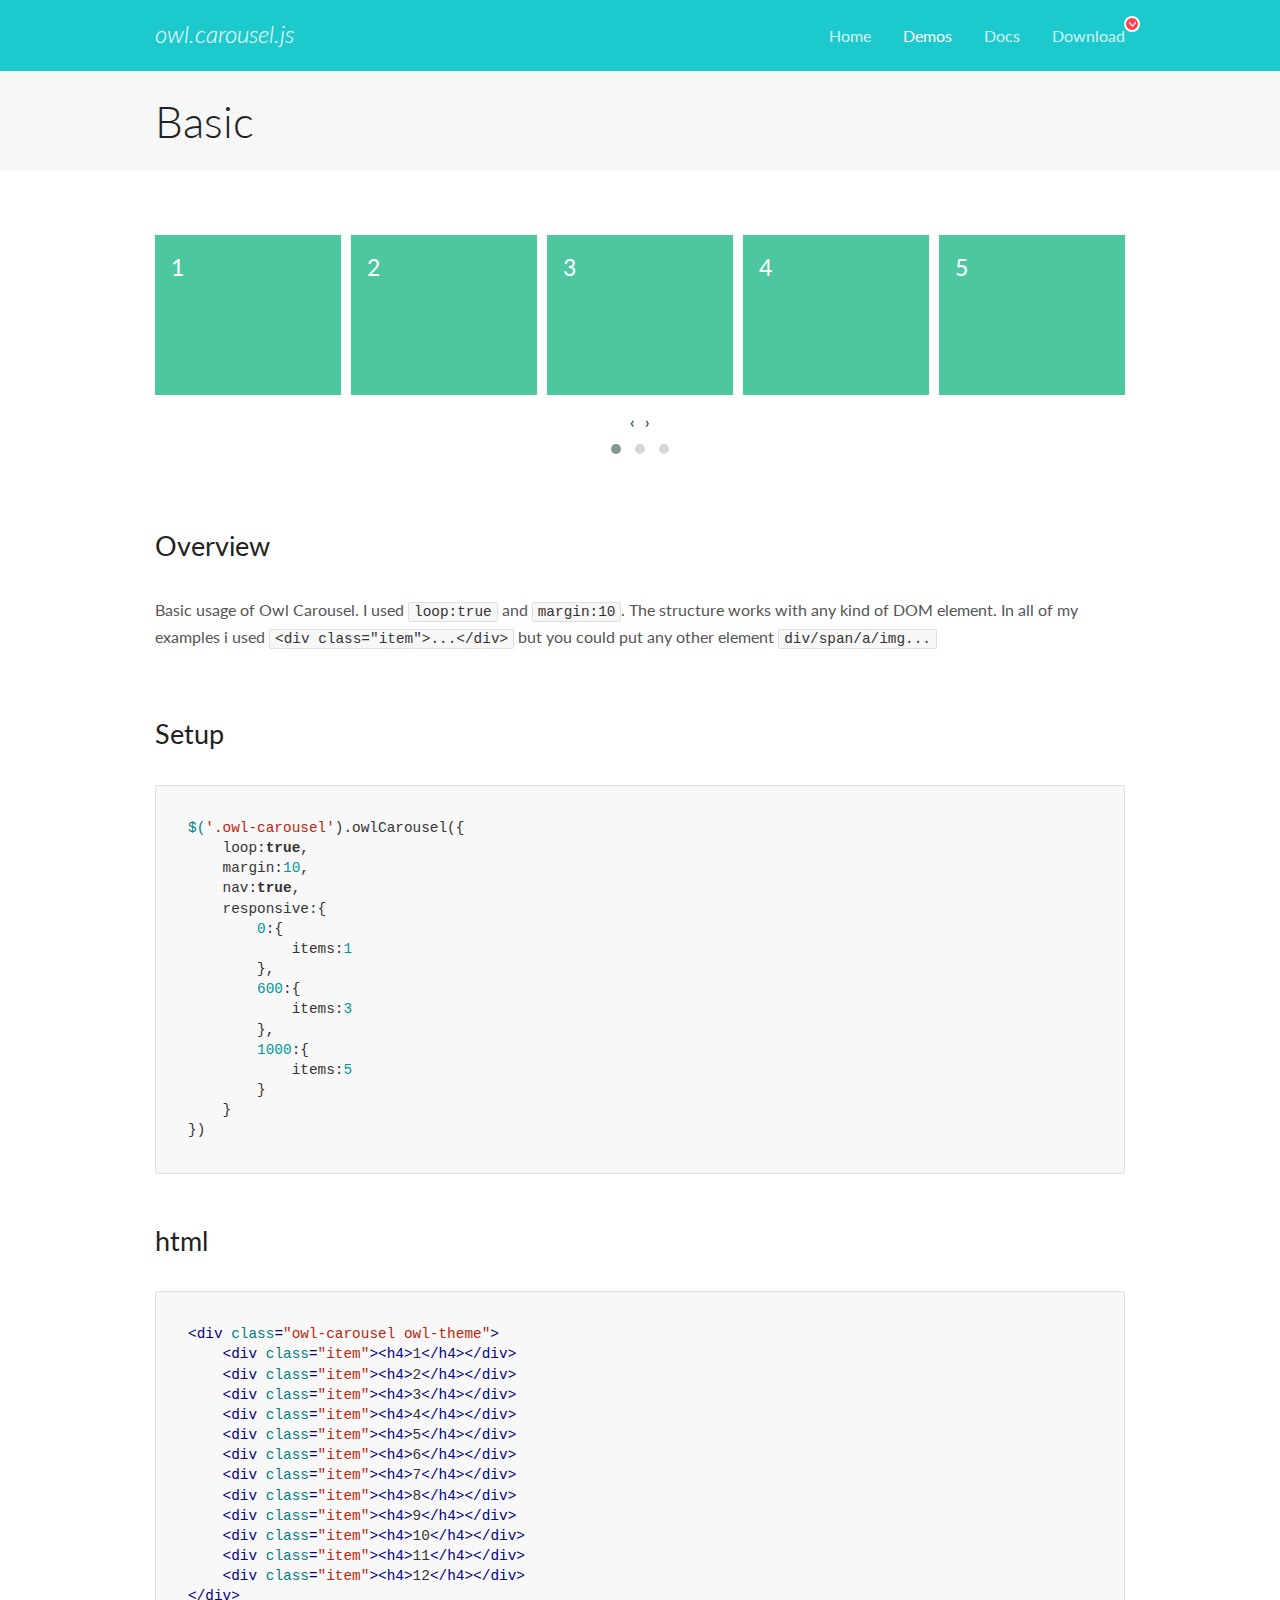
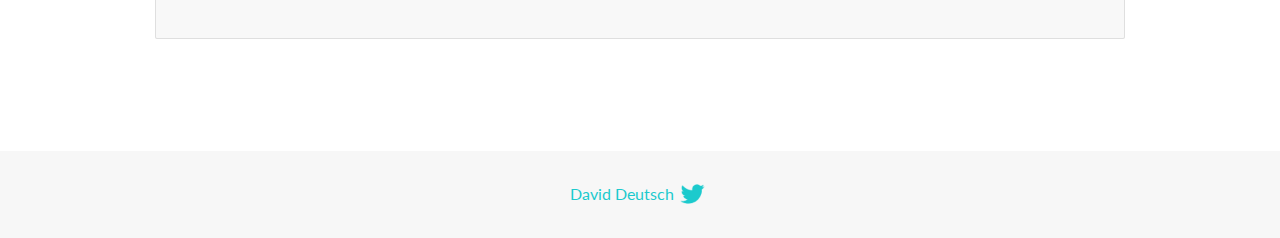
<file: OwlCarousel2-2.3.4/docs/demos/basic.html>
<!DOCTYPE html>
<html lang="en">
  <head>

    <!-- head -->
    <meta charset="utf-8">
    <meta name="msapplication-tap-highlight" content="no" />
    <meta name="viewport" content="width=device-width, initial-scale=1.0" />
    <meta name="description" content="Basic usage demo">
    <meta name="author" content="David Deutsch">
    <title>
      Basic Demo | Owl Carousel | 2.3.4
    </title>

    <!-- Stylesheets -->
    <link href='https://fonts.googleapis.com/css?family=Lato:300,400,700,400italic,300italic' rel='stylesheet' type='text/css'>
    <link rel="stylesheet" href="../assets/css/docs.theme.min.css">

    <!-- Owl Stylesheets -->
    <link rel="stylesheet" href="../assets/owlcarousel/assets/owl.carousel.min.css">
    <link rel="stylesheet" href="../assets/owlcarousel/assets/owl.theme.default.min.css">

    <!-- HTML5 shim and Respond.js IE8 support of HTML5 elements and media queries -->

    <!--[if lt IE 9]>
      <script src="https://oss.maxcdn.com/libs/html5shiv/3.7.0/html5shiv.js"></script>
      <script src="https://oss.maxcdn.com/libs/respond.js/1.3.0/respond.min.js"></script>
    <![endif]-->

    <!-- Favicons -->
    <link rel="apple-touch-icon-precomposed" sizes="144x144" href="../assets/ico/apple-touch-icon-144-precomposed.png">
    <link rel="shortcut icon" href="../assets/ico/favicon.png">
    <link rel="shortcut icon" href="favicon.ico">

    <!-- Yeah i know js should not be in header. Its required for demos.-->

    <!-- javascript -->
    <script src="../assets/vendors/jquery.min.js"></script>
    <script src="../assets/owlcarousel/owl.carousel.js"></script>
  </head>
  <body>

    <!-- header -->
    <header class="header">
      <div class="row">
        <div class="large-12 columns">
          <div class="brand left">
            <h3>
              <a href="/OwlCarousel2/">owl.carousel.js</a> 
            </h3>
          </div>
          <a id="toggle-nav" class="right">
            <span></span> <span></span> <span></span> 
          </a> 
          <div class="nav-bar">
            <ul class="clearfix">
              <li> <a href="/OwlCarousel2/index.html">Home</a>  </li>
              <li class="active">
                <a href="/OwlCarousel2/demos/demos.html">Demos</a> 
              </li>
              <li> <a href="/OwlCarousel2/docs/started-welcome.html">Docs</a>  </li>
              <li>
                <a href="https://github.com/OwlCarousel2/OwlCarousel2/archive/2.3.4.zip">Download</a> 
                <span class="download"></span> 
              </li>
            </ul>
          </div>
        </div>
      </div>
    </header>

    <!-- title -->
    <section class="title">
      <div class="row">
        <div class="large-12 columns">
          <h1>Basic</h1>
        </div>
      </div>
    </section>

    <!--  Demos -->
    <section id="demos">
      <div class="row">
        <div class="large-12 columns">
          <div class="owl-carousel owl-theme">
            <div class="item">
              <h4>1</h4>
            </div>
            <div class="item">
              <h4>2</h4>
            </div>
            <div class="item">
              <h4>3</h4>
            </div>
            <div class="item">
              <h4>4</h4>
            </div>
            <div class="item">
              <h4>5</h4>
            </div>
            <div class="item">
              <h4>6</h4>
            </div>
            <div class="item">
              <h4>7</h4>
            </div>
            <div class="item">
              <h4>8</h4>
            </div>
            <div class="item">
              <h4>9</h4>
            </div>
            <div class="item">
              <h4>10</h4>
            </div>
            <div class="item">
              <h4>11</h4>
            </div>
            <div class="item">
              <h4>12</h4>
            </div>
          </div>
          <h3 id="overview">Overview</h3>
          <p>Basic usage of Owl Carousel. I used <code>loop:true</code> and <code>margin:10</code>. The structure works with any kind of DOM element. In all of my examples i used <code>&lt;div class=&quot;item&quot;&gt;...&lt;/div&gt;</code> but you could
            put any other element <code>div/span/a/img...</code></p>
          <h3 id="setup">Setup</h3>
          <pre><code>$(&#39;.owl-carousel&#39;).owlCarousel({
    loop:true,
    margin:10,
    nav:true,
    responsive:{
        0:{
            items:1
        },
        600:{
            items:3
        },
        1000:{
            items:5
        }
    }
})</code></pre>
          <h3 id="html">html</h3>
          <pre><code>&lt;div class=&quot;owl-carousel owl-theme&quot;&gt;
    &lt;div class=&quot;item&quot;&gt;&lt;h4&gt;1&lt;/h4&gt;&lt;/div&gt;
    &lt;div class=&quot;item&quot;&gt;&lt;h4&gt;2&lt;/h4&gt;&lt;/div&gt;
    &lt;div class=&quot;item&quot;&gt;&lt;h4&gt;3&lt;/h4&gt;&lt;/div&gt;
    &lt;div class=&quot;item&quot;&gt;&lt;h4&gt;4&lt;/h4&gt;&lt;/div&gt;
    &lt;div class=&quot;item&quot;&gt;&lt;h4&gt;5&lt;/h4&gt;&lt;/div&gt;
    &lt;div class=&quot;item&quot;&gt;&lt;h4&gt;6&lt;/h4&gt;&lt;/div&gt;
    &lt;div class=&quot;item&quot;&gt;&lt;h4&gt;7&lt;/h4&gt;&lt;/div&gt;
    &lt;div class=&quot;item&quot;&gt;&lt;h4&gt;8&lt;/h4&gt;&lt;/div&gt;
    &lt;div class=&quot;item&quot;&gt;&lt;h4&gt;9&lt;/h4&gt;&lt;/div&gt;
    &lt;div class=&quot;item&quot;&gt;&lt;h4&gt;10&lt;/h4&gt;&lt;/div&gt;
    &lt;div class=&quot;item&quot;&gt;&lt;h4&gt;11&lt;/h4&gt;&lt;/div&gt;
    &lt;div class=&quot;item&quot;&gt;&lt;h4&gt;12&lt;/h4&gt;&lt;/div&gt;
&lt;/div&gt;</code></pre>
          <script>
            $(document).ready(function() {
              var owl = $('.owl-carousel');
              owl.owlCarousel({
                margin: 10,
                nav: true,
                loop: true,
                responsive: {
                  0: {
                    items: 1
                  },
                  600: {
                    items: 3
                  },
                  1000: {
                    items: 5
                  }
                }
              })
            })
          </script>
        </div>
      </div>
    </section>

    <!-- footer -->
    <footer class="footer">
      <div class="row">
        <div class="large-12 columns">
          <h5>
            <a href="/OwlCarousel2/docs/support-contact.html">David Deutsch</a> 
            <a id="custom-tweet-button" href="https://twitter.com/share?url=https://github.com/OwlCarousel2/OwlCarousel2&text=Owl Carousel - This is so awesome! " target="_blank"></a> 
          </h5>
        </div>
      </div>
    </footer>

    <!-- vendors -->
    <script src="../assets/vendors/highlight.js"></script>
    <script src="../assets/js/app.js"></script>
  </body>
</html>
</file>
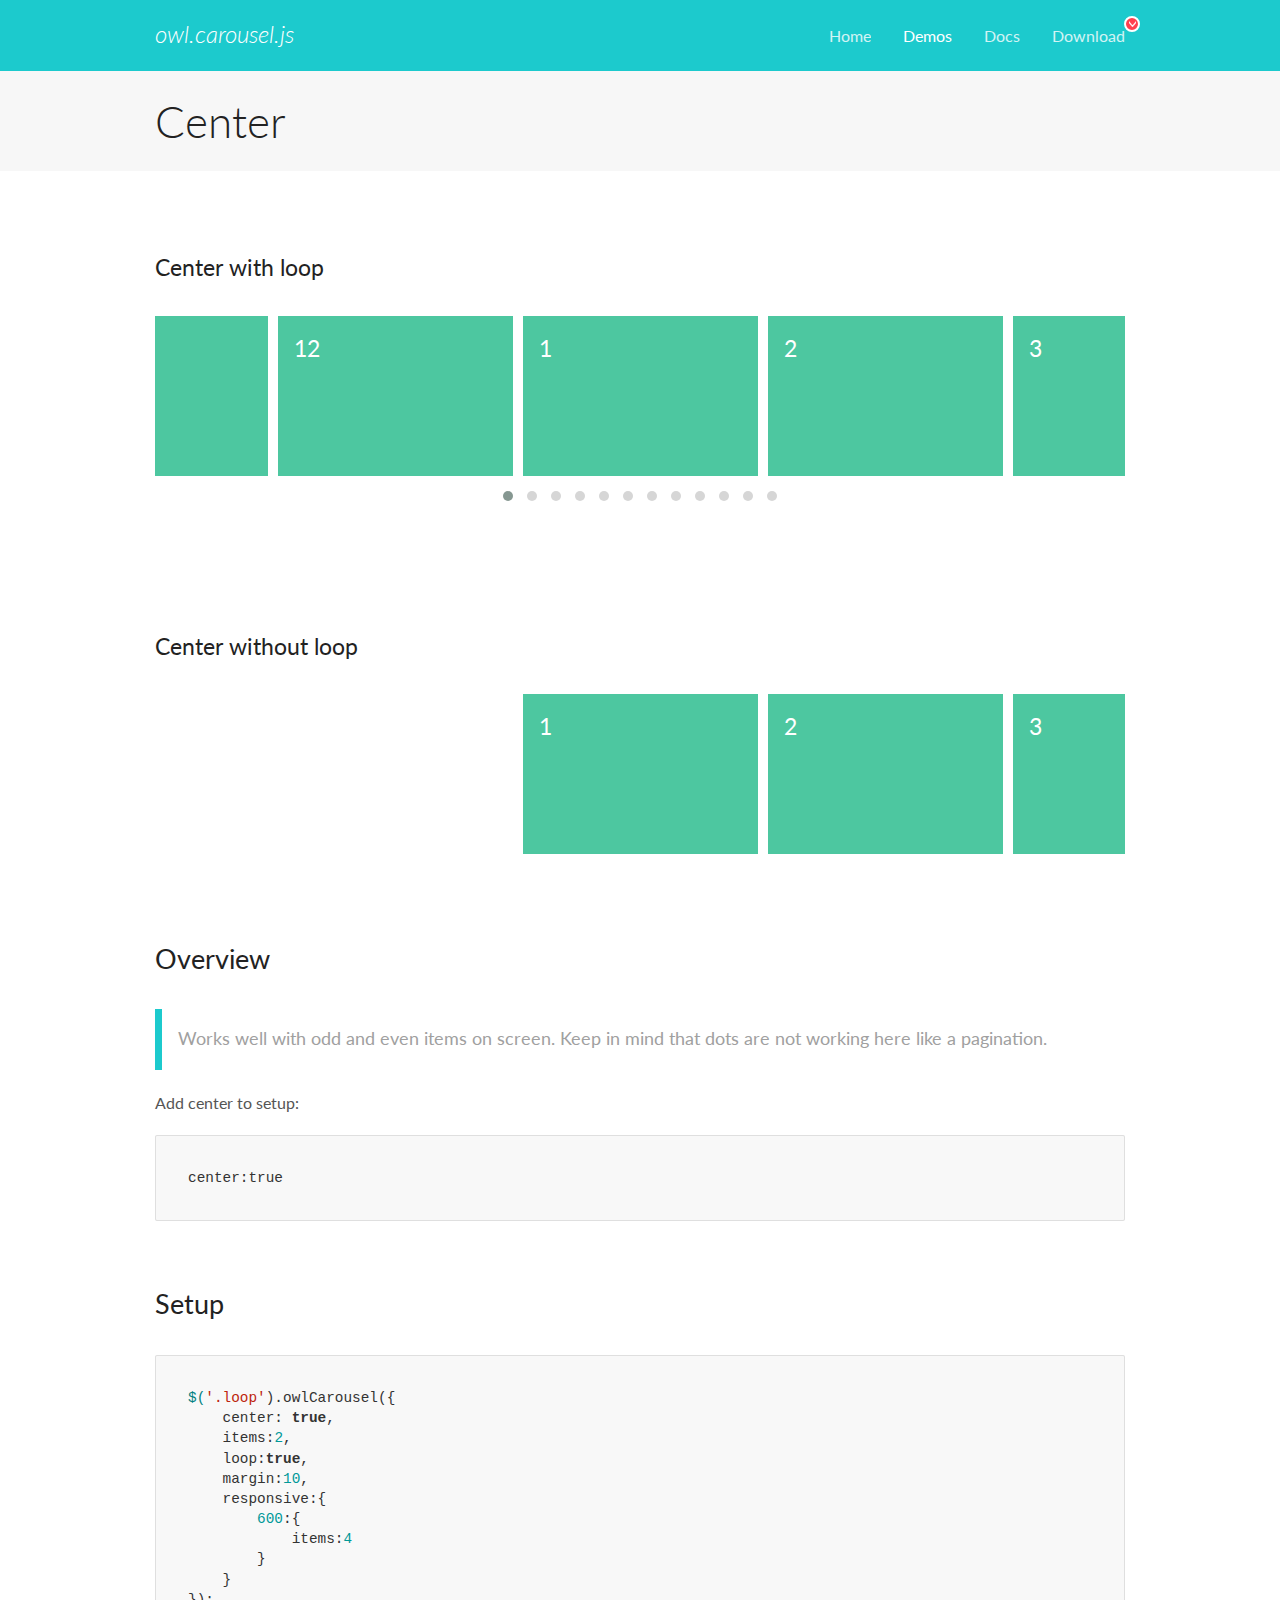
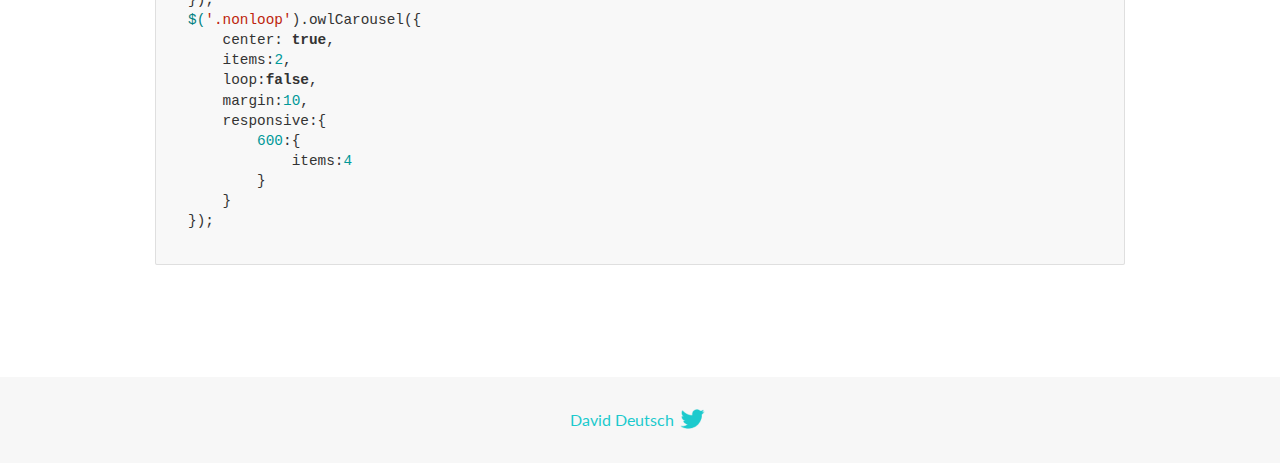
<file: OwlCarousel2-2.3.4/docs/demos/center.html>
<!DOCTYPE html>
<html lang="en">
  <head>

    <!-- head -->
    <meta charset="utf-8">
    <meta name="msapplication-tap-highlight" content="no" />
    <meta name="viewport" content="width=device-width, initial-scale=1.0" />
    <meta name="description" content="Center carousel">
    <meta name="author" content="David Deutsch">
    <title>
      Center Demo | Owl Carousel | 2.3.4
    </title>

    <!-- Stylesheets -->
    <link href='https://fonts.googleapis.com/css?family=Lato:300,400,700,400italic,300italic' rel='stylesheet' type='text/css'>
    <link rel="stylesheet" href="../assets/css/docs.theme.min.css">

    <!-- Owl Stylesheets -->
    <link rel="stylesheet" href="../assets/owlcarousel/assets/owl.carousel.min.css">
    <link rel="stylesheet" href="../assets/owlcarousel/assets/owl.theme.default.min.css">

    <!-- HTML5 shim and Respond.js IE8 support of HTML5 elements and media queries -->

    <!--[if lt IE 9]>
      <script src="https://oss.maxcdn.com/libs/html5shiv/3.7.0/html5shiv.js"></script>
      <script src="https://oss.maxcdn.com/libs/respond.js/1.3.0/respond.min.js"></script>
    <![endif]-->

    <!-- Favicons -->
    <link rel="apple-touch-icon-precomposed" sizes="144x144" href="../assets/ico/apple-touch-icon-144-precomposed.png">
    <link rel="shortcut icon" href="../assets/ico/favicon.png">
    <link rel="shortcut icon" href="favicon.ico">

    <!-- Yeah i know js should not be in header. Its required for demos.-->

    <!-- javascript -->
    <script src="../assets/vendors/jquery.min.js"></script>
    <script src="../assets/owlcarousel/owl.carousel.js"></script>
  </head>
  <body>

    <!-- header -->
    <header class="header">
      <div class="row">
        <div class="large-12 columns">
          <div class="brand left">
            <h3>
              <a href="/OwlCarousel2/">owl.carousel.js</a> 
            </h3>
          </div>
          <a id="toggle-nav" class="right">
            <span></span> <span></span> <span></span> 
          </a> 
          <div class="nav-bar">
            <ul class="clearfix">
              <li> <a href="/OwlCarousel2/index.html">Home</a>  </li>
              <li class="active">
                <a href="/OwlCarousel2/demos/demos.html">Demos</a> 
              </li>
              <li> <a href="/OwlCarousel2/docs/started-welcome.html">Docs</a>  </li>
              <li>
                <a href="https://github.com/OwlCarousel2/OwlCarousel2/archive/2.3.4.zip">Download</a> 
                <span class="download"></span> 
              </li>
            </ul>
          </div>
        </div>
      </div>
    </header>

    <!-- title -->
    <section class="title">
      <div class="row">
        <div class="large-12 columns">
          <h1>Center</h1>
        </div>
      </div>
    </section>

    <!--  Demos -->
    <section id="demos">
      <div class="row">
        <div class="large-12 columns">
          <h4 id="center-with-loop">Center with loop</h4>
          <div class="loop owl-carousel owl-theme">
            <div class="item">
              <h4>1</h4>
            </div>
            <div class="item">
              <h4>2</h4>
            </div>
            <div class="item">
              <h4>3</h4>
            </div>
            <div class="item">
              <h4>4</h4>
            </div>
            <div class="item">
              <h4>5</h4>
            </div>
            <div class="item">
              <h4>6</h4>
            </div>
            <div class="item">
              <h4>7</h4>
            </div>
            <div class="item">
              <h4>8</h4>
            </div>
            <div class="item">
              <h4>9</h4>
            </div>
            <div class="item">
              <h4>10</h4>
            </div>
            <div class="item">
              <h4>11</h4>
            </div>
            <div class="item">
              <h4>12</h4>
            </div>
          </div>
          <br>
          <h4 id="center-without-loop">Center without loop</h4>
          <div class="nonloop owl-carousel">
            <div class="item">
              <h4>1</h4>
            </div>
            <div class="item">
              <h4>2</h4>
            </div>
            <div class="item">
              <h4>3</h4>
            </div>
            <div class="item">
              <h4>4</h4>
            </div>
            <div class="item">
              <h4>5</h4>
            </div>
            <div class="item">
              <h4>6</h4>
            </div>
            <div class="item">
              <h4>7</h4>
            </div>
            <div class="item">
              <h4>8</h4>
            </div>
            <div class="item">
              <h4>9</h4>
            </div>
            <div class="item">
              <h4>10</h4>
            </div>
            <div class="item">
              <h4>11</h4>
            </div>
            <div class="item">
              <h4>12</h4>
            </div>
          </div>
          <h3 id="overview">Overview</h3>
          <blockquote>
            <p>Works well with odd and even items on screen. Keep in mind that dots are not working here like a pagination.</p>
          </blockquote>
          <p>Add center to setup:</p>
          <pre><code>center:true</code></pre>
          <h3 id="setup">Setup</h3>
          <pre><code>$(&#39;.loop&#39;).owlCarousel({
    center: true,
    items:2,
    loop:true,
    margin:10,
    responsive:{
        600:{
            items:4
        }
    }
});
$(&#39;.nonloop&#39;).owlCarousel({
    center: true,
    items:2,
    loop:false,
    margin:10,
    responsive:{
        600:{
            items:4
        }
    }
});</code></pre>
          <script>
            jQuery(document).ready(function($) {
              $('.loop').owlCarousel({
                center: true,
                items: 2,
                loop: true,
                margin: 10,
                responsive: {
                  600: {
                    items: 4
                  }
                }
              });
              $('.nonloop').owlCarousel({
                center: true,
                items: 2,
                loop: false,
                margin: 10,
                responsive: {
                  600: {
                    items: 4
                  }
                }
              });
            });
          </script>
        </div>
      </div>
    </section>

    <!-- footer -->
    <footer class="footer">
      <div class="row">
        <div class="large-12 columns">
          <h5>
            <a href="/OwlCarousel2/docs/support-contact.html">David Deutsch</a> 
            <a id="custom-tweet-button" href="https://twitter.com/share?url=https://github.com/OwlCarousel2/OwlCarousel2&text=Owl Carousel - This is so awesome! " target="_blank"></a> 
          </h5>
        </div>
      </div>
    </footer>

    <!-- vendors -->
    <script src="../assets/vendors/highlight.js"></script>
    <script src="../assets/js/app.js"></script>
  </body>
</html>
</file>
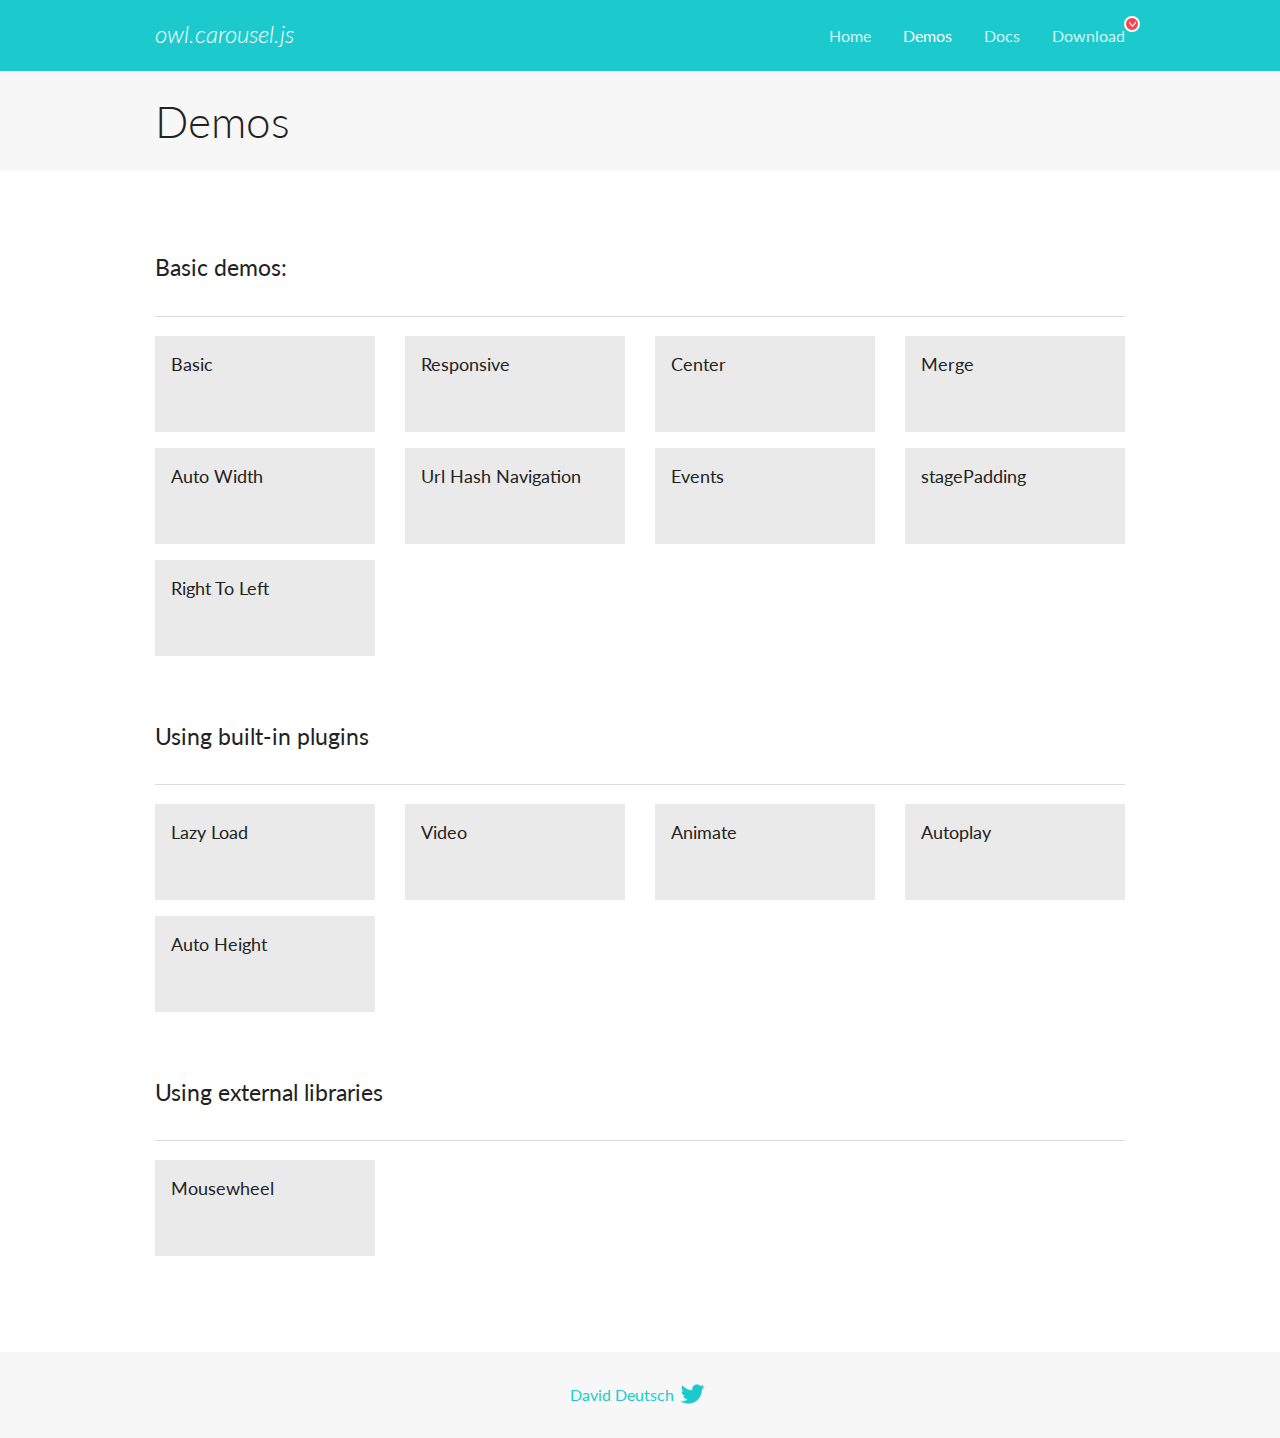
<file: OwlCarousel2-2.3.4/docs/demos/demos.html>
<!DOCTYPE html>
<html lang="en">
  <head>

    <!-- head -->
    <meta charset="utf-8">
    <meta name="msapplication-tap-highlight" content="no" />
    <meta name="viewport" content="width=device-width, initial-scale=1.0" />
    <meta name="description" content="A list of Owl Carousel examples.">
    <meta name="author" content="David Deutsch">
    <title>
      Demos | Owl Carousel | 2.3.4
    </title>

    <!-- Stylesheets -->
    <link href='https://fonts.googleapis.com/css?family=Lato:300,400,700,400italic,300italic' rel='stylesheet' type='text/css'>
    <link rel="stylesheet" href="../assets/css/docs.theme.min.css">

    <!-- Owl Stylesheets -->
    <link rel="stylesheet" href="../assets/owlcarousel/assets/owl.carousel.min.css">
    <link rel="stylesheet" href="../assets/owlcarousel/assets/owl.theme.default.min.css">

    <!-- HTML5 shim and Respond.js IE8 support of HTML5 elements and media queries -->

    <!--[if lt IE 9]>
      <script src="https://oss.maxcdn.com/libs/html5shiv/3.7.0/html5shiv.js"></script>
      <script src="https://oss.maxcdn.com/libs/respond.js/1.3.0/respond.min.js"></script>
    <![endif]-->

    <!-- Favicons -->
    <link rel="apple-touch-icon-precomposed" sizes="144x144" href="../assets/ico/apple-touch-icon-144-precomposed.png">
    <link rel="shortcut icon" href="../assets/ico/favicon.png">
    <link rel="shortcut icon" href="favicon.ico">

    <!-- Yeah i know js should not be in header. Its required for demos.-->

    <!-- javascript -->
    <script src="../assets/vendors/jquery.min.js"></script>
    <script src="../assets/owlcarousel/owl.carousel.js"></script>
  </head>
  <body>

    <!-- header -->
    <header class="header">
      <div class="row">
        <div class="large-12 columns">
          <div class="brand left">
            <h3>
              <a href="/OwlCarousel2/">owl.carousel.js</a> 
            </h3>
          </div>
          <a id="toggle-nav" class="right">
            <span></span> <span></span> <span></span> 
          </a> 
          <div class="nav-bar">
            <ul class="clearfix">
              <li> <a href="/OwlCarousel2/index.html">Home</a>  </li>
              <li class="active">
                <a href="/OwlCarousel2/demos/demos.html">Demos</a> 
              </li>
              <li> <a href="/OwlCarousel2/docs/started-welcome.html">Docs</a>  </li>
              <li>
                <a href="https://github.com/OwlCarousel2/OwlCarousel2/archive/2.3.4.zip">Download</a> 
                <span class="download"></span> 
              </li>
            </ul>
          </div>
        </div>
      </div>
    </header>

    <!-- title -->
    <section class="title">
      <div class="row">
        <div class="large-12 columns">
          <h1>Demos</h1>
        </div>
      </div>
    </section>

    <!--  Demos -->
    <section id="demos">
      <div class="row">
        <div class="large-12 columns">
          <h4 id="basic-demos-">Basic demos:</h4>
          <hr>
          <div class="demo-list">
            <div class="row">
              <div class="small-6 medium-4 large-3 columns">
                <a href="basic.html" class="demo-block">
                  <h5>Basic </h5>
                </a> 
              </div>
              <div class="small-6 medium-4 large-3 columns">
                <a href="responsive.html" class="demo-block">
                  <h5>Responsive </h5>
                </a> 
              </div>
              <div class="small-6 medium-4 large-3 columns">
                <a href="center.html" class="demo-block">
                  <h5>Center </h5>
                </a> 
              </div>
              <div class="small-6 medium-4 large-3 columns">
                <a href="merge.html" class="demo-block">
                  <h5>Merge </h5>
                </a> 
              </div>
              <div class="small-6 medium-4 large-3 columns">
                <a href="autowidth.html" class="demo-block">
                  <h5>Auto Width </h5>
                </a> 
              </div>
              <div class="small-6 medium-4 large-3 columns">
                <a href="urlhashnav.html" class="demo-block">
                  <h5>Url Hash Navigation </h5>
                </a> 
              </div>
              <div class="small-6 medium-4 large-3 columns">
                <a href="events.html" class="demo-block">
                  <h5>Events </h5>
                </a> 
              </div>
              <div class="small-6 medium-4 large-3 columns">
                <a href="stagepadding.html" class="demo-block">
                  <h5>stagePadding </h5>
                </a> 
              </div>
              <div class="small-6 medium-4 large-3 columns">
                <a href="rtl.html" class="demo-block">
                  <h5>Right To Left </h5>
                </a> 
              </div>
            </div>
          </div>
          <h4 id="using-built-in-plugins">Using built-in plugins</h4>
          <hr>
          <div class="demo-list">
            <div class="row">
              <div class="small-6 medium-4 large-3 columns">
                <a href="lazyLoad.html" class="demo-block">
                  <h5>Lazy Load </h5>
                </a> 
              </div>
              <div class="small-6 medium-4 large-3 columns">
                <a href="video.html" class="demo-block">
                  <h5>Video </h5>
                </a> 
              </div>
              <div class="small-6 medium-4 large-3 columns">
                <a href="animate.html" class="demo-block">
                  <h5>Animate </h5>
                </a> 
              </div>
              <div class="small-6 medium-4 large-3 columns">
                <a href="autoplay.html" class="demo-block">
                  <h5>Autoplay </h5>
                </a> 
              </div>
              <div class="small-6 medium-4 large-3 columns">
                <a href="autoheight.html" class="demo-block">
                  <h5>Auto Height </h5>
                </a> 
              </div>
            </div>
          </div>
          <h4 id="using-external-libraries">Using external libraries</h4>
          <hr>
          <div class="demo-list">
            <div class="row">
              <div class="small-6 medium-4 large-3 columns">
                <a href="mousewheel.html" class="demo-block">
                  <h5>Mousewheel </h5>
                </a> 
              </div>
            </div>
          </div>
        </div>
      </div>
    </section>

    <!-- footer -->
    <footer class="footer">
      <div class="row">
        <div class="large-12 columns">
          <h5>
            <a href="/OwlCarousel2/docs/support-contact.html">David Deutsch</a> 
            <a id="custom-tweet-button" href="https://twitter.com/share?url=https://github.com/OwlCarousel2/OwlCarousel2&text=Owl Carousel - This is so awesome! " target="_blank"></a> 
          </h5>
        </div>
      </div>
    </footer>

    <!-- vendors -->
    <script src="../assets/vendors/highlight.js"></script>
    <script src="../assets/js/app.js"></script>
  </body>
</html>
</file>
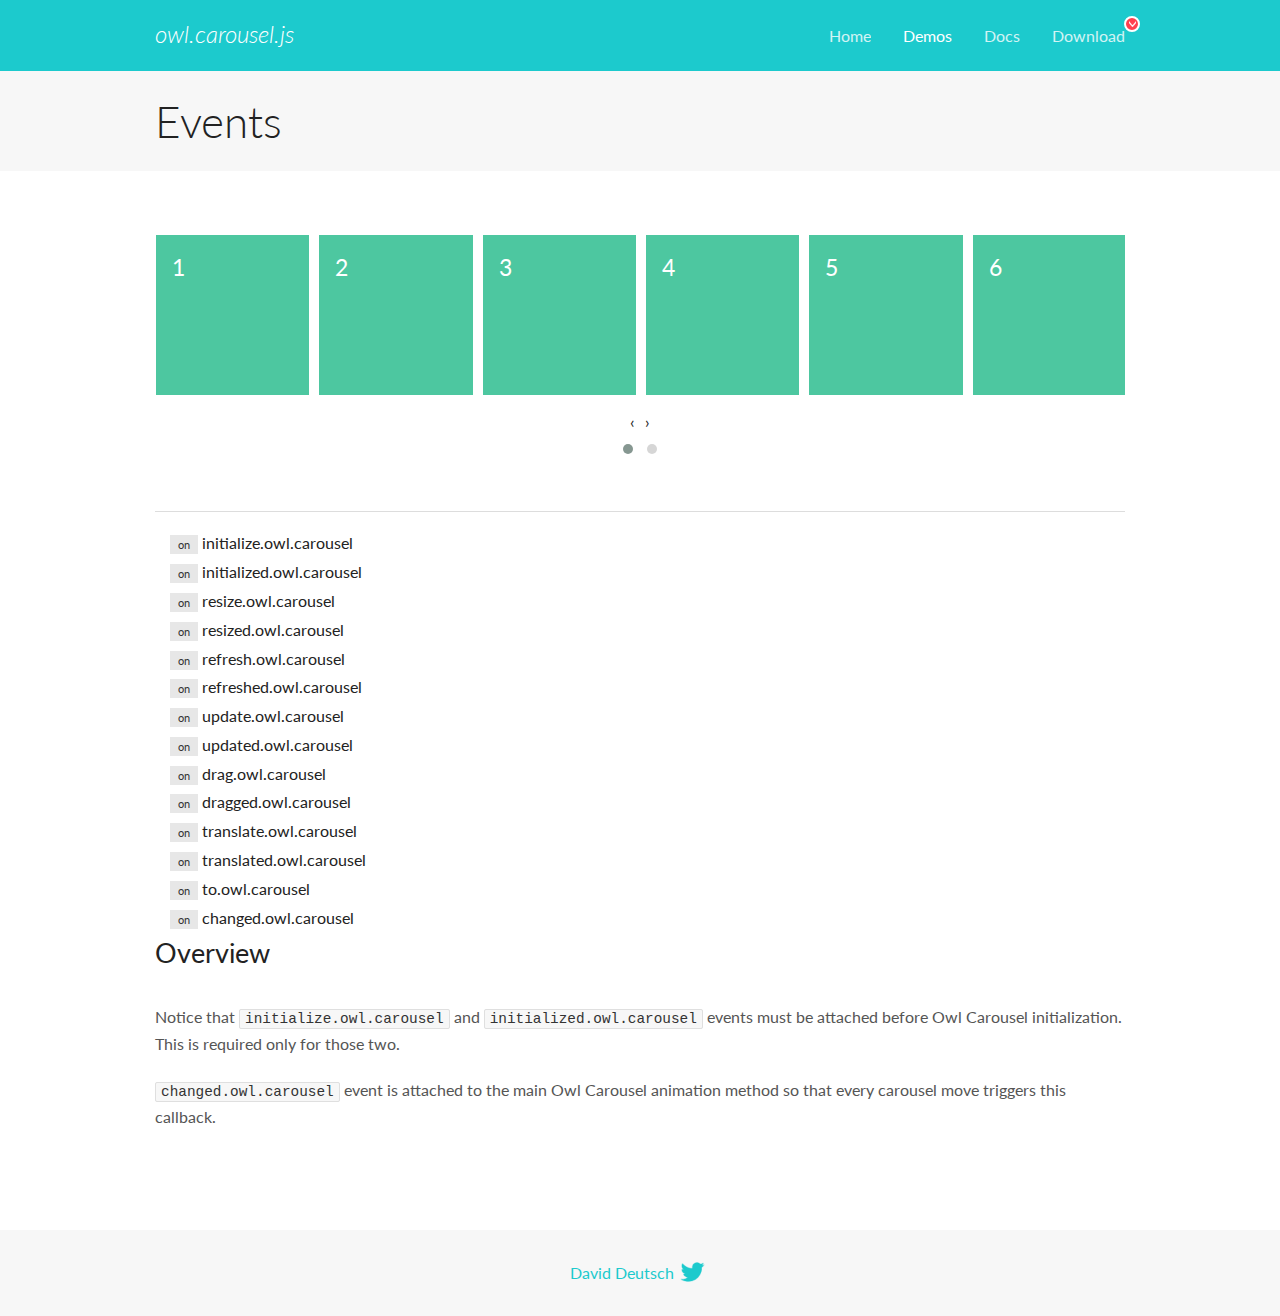
<file: OwlCarousel2-2.3.4/docs/demos/events.html>
<!DOCTYPE html>
<html lang="en">
  <head>

    <!-- head -->
    <meta charset="utf-8">
    <meta name="msapplication-tap-highlight" content="no" />
    <meta name="viewport" content="width=device-width, initial-scale=1.0" />
    <meta name="description" content="Events usage demo">
    <meta name="author" content="David Deutsch">
    <title>
      Events Demo | Owl Carousel | 2.3.4
    </title>

    <!-- Stylesheets -->
    <link href='https://fonts.googleapis.com/css?family=Lato:300,400,700,400italic,300italic' rel='stylesheet' type='text/css'>
    <link rel="stylesheet" href="../assets/css/docs.theme.min.css">

    <!-- Owl Stylesheets -->
    <link rel="stylesheet" href="../assets/owlcarousel/assets/owl.carousel.min.css">
    <link rel="stylesheet" href="../assets/owlcarousel/assets/owl.theme.default.min.css">

    <!-- HTML5 shim and Respond.js IE8 support of HTML5 elements and media queries -->

    <!--[if lt IE 9]>
      <script src="https://oss.maxcdn.com/libs/html5shiv/3.7.0/html5shiv.js"></script>
      <script src="https://oss.maxcdn.com/libs/respond.js/1.3.0/respond.min.js"></script>
    <![endif]-->

    <!-- Favicons -->
    <link rel="apple-touch-icon-precomposed" sizes="144x144" href="../assets/ico/apple-touch-icon-144-precomposed.png">
    <link rel="shortcut icon" href="../assets/ico/favicon.png">
    <link rel="shortcut icon" href="favicon.ico">

    <!-- Yeah i know js should not be in header. Its required for demos.-->

    <!-- javascript -->
    <script src="../assets/vendors/jquery.min.js"></script>
    <script src="../assets/owlcarousel/owl.carousel.js"></script>
  </head>
  <body>

    <!-- header -->
    <header class="header">
      <div class="row">
        <div class="large-12 columns">
          <div class="brand left">
            <h3>
              <a href="/OwlCarousel2/">owl.carousel.js</a> 
            </h3>
          </div>
          <a id="toggle-nav" class="right">
            <span></span> <span></span> <span></span> 
          </a> 
          <div class="nav-bar">
            <ul class="clearfix">
              <li> <a href="/OwlCarousel2/index.html">Home</a>  </li>
              <li class="active">
                <a href="/OwlCarousel2/demos/demos.html">Demos</a> 
              </li>
              <li> <a href="/OwlCarousel2/docs/started-welcome.html">Docs</a>  </li>
              <li>
                <a href="https://github.com/OwlCarousel2/OwlCarousel2/archive/2.3.4.zip">Download</a> 
                <span class="download"></span> 
              </li>
            </ul>
          </div>
        </div>
      </div>
    </header>

    <!-- title -->
    <section class="title">
      <div class="row">
        <div class="large-12 columns">
          <h1>Events</h1>
        </div>
      </div>
    </section>

    <!--  Demos -->
    <section id="demos">
      <div class="row">
        <div class="large-12 columns">
          <div class="owl-carousel owl-theme">
            <div class="item">
              <h4>1</h4>
            </div>
            <div class="item">
              <h4>2</h4>
            </div>
            <div class="item">
              <h4>3</h4>
            </div>
            <div class="item">
              <h4>4</h4>
            </div>
            <div class="item">
              <h4>5</h4>
            </div>
            <div class="item">
              <h4>6</h4>
            </div>
            <div class="item">
              <h4>7</h4>
            </div>
            <div class="item">
              <h4>8</h4>
            </div>
            <div class="item">
              <h4>9</h4>
            </div>
            <div class="item">
              <h4>10</h4>
            </div>
            <div class="item">
              <h4>11</h4>
            </div>
            <div class="item">
              <h4>12</h4>
            </div>
          </div>
          <hr>
          <div class="large-12 columns callbacks">
            <div><span class="label secondary initialize">on</span>  initialize.owl.carousel </div>
            <div><span class="label secondary initialized">on</span>  initialized.owl.carousel </div>
            <div><span class="label secondary resize">on</span>  resize.owl.carousel </div>
            <div><span class="label secondary resized">on</span>  resized.owl.carousel </div>
            <div><span class="label secondary refresh">on</span>  refresh.owl.carousel </div>
            <div><span class="label secondary refreshed">on</span>  refreshed.owl.carousel </div>
            <div><span class="label secondary update">on</span>  update.owl.carousel </div>
            <div><span class="label secondary updated">on</span>  updated.owl.carousel </div>
            <div><span class="label secondary drag">on</span>  drag.owl.carousel </div>
            <div><span class="label secondary dragged">on</span>  dragged.owl.carousel </div>
            <div><span class="label secondary translate">on</span>  translate.owl.carousel </div>
            <div><span class="label secondary translated">on</span>  translated.owl.carousel </div>
            <div><span class="label secondary to">on</span>  to.owl.carousel </div>
            <div><span class="label secondary changed">on</span>  changed.owl.carousel </div>
          </div>
          <h3 id="overview">Overview</h3>
          <p>Notice that <code>initialize.owl.carousel</code> and <code>initialized.owl.carousel</code> events must be attached before Owl Carousel initialization. This is required only for those two.</p>
          <p><code>changed.owl.carousel</code> event is attached to the main Owl Carousel animation method so that every carousel move triggers this callback.</p>
          <script>
            jQuery(document).ready(function($) {
              var owl = $('.owl-carousel');
              owl.on('initialize.owl.carousel initialized.owl.carousel ' +
                'initialize.owl.carousel initialize.owl.carousel ' +
                'resize.owl.carousel resized.owl.carousel ' +
                'refresh.owl.carousel refreshed.owl.carousel ' +
                'update.owl.carousel updated.owl.carousel ' +
                'drag.owl.carousel dragged.owl.carousel ' +
                'translate.owl.carousel translated.owl.carousel ' +
                'to.owl.carousel changed.owl.carousel',
                function(e) {
                  $('.' + e.type)
                    .removeClass('secondary')
                    .addClass('success');
                  window.setTimeout(function() {
                    $('.' + e.type)
                      .removeClass('success')
                      .addClass('secondary');
                  }, 500);
                });
              owl.owlCarousel({
                loop: true,
                nav: true,
                lazyLoad: true,
                margin: 10,
                video: true,
                responsive: {
                  0: {
                    items: 1
                  },
                  600: {
                    items: 3
                  },
                  960: {
                    items: 5,
                  },
                  1200: {
                    items: 6
                  }
                }
              });
            });
          </script>
        </div>
      </div>
    </section>

    <!-- footer -->
    <footer class="footer">
      <div class="row">
        <div class="large-12 columns">
          <h5>
            <a href="/OwlCarousel2/docs/support-contact.html">David Deutsch</a> 
            <a id="custom-tweet-button" href="https://twitter.com/share?url=https://github.com/OwlCarousel2/OwlCarousel2&text=Owl Carousel - This is so awesome! " target="_blank"></a> 
          </h5>
        </div>
      </div>
    </footer>

    <!-- vendors -->
    <script src="../assets/vendors/highlight.js"></script>
    <script src="../assets/js/app.js"></script>
  </body>
</html>
</file>
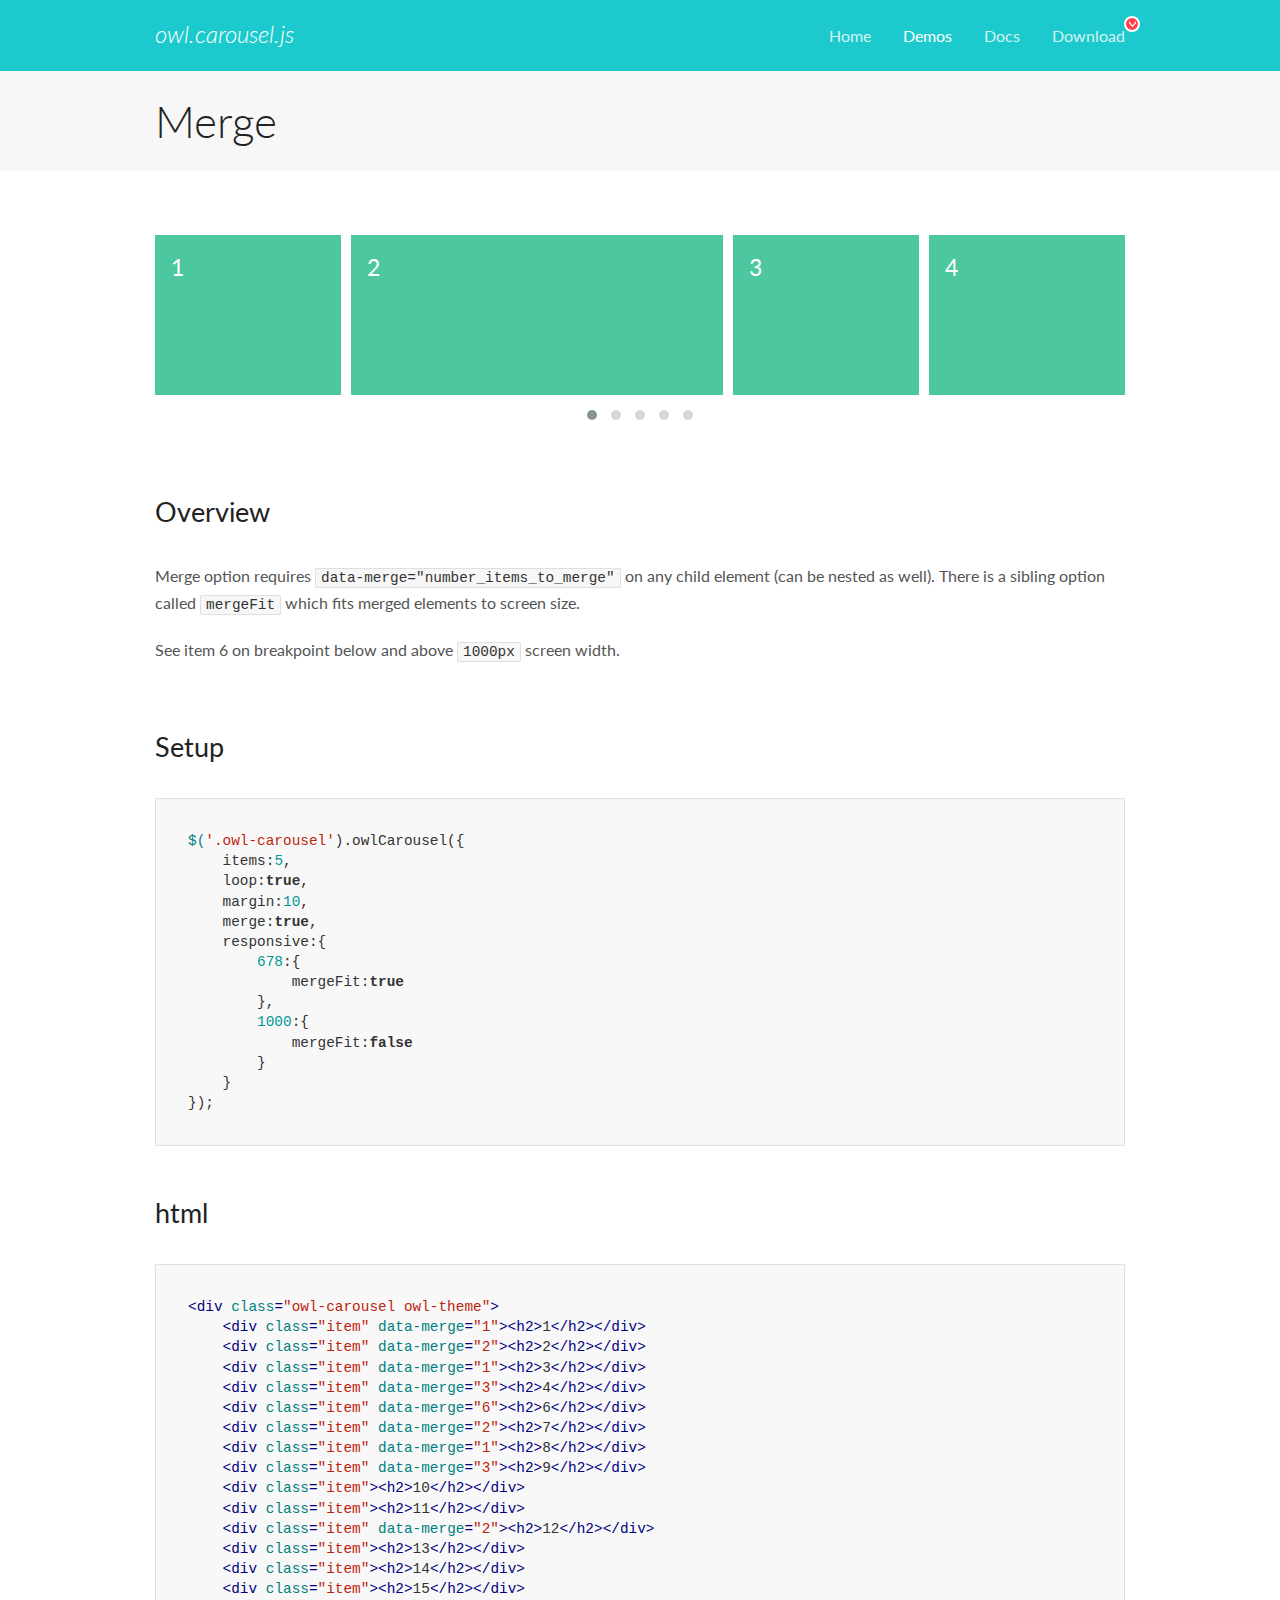
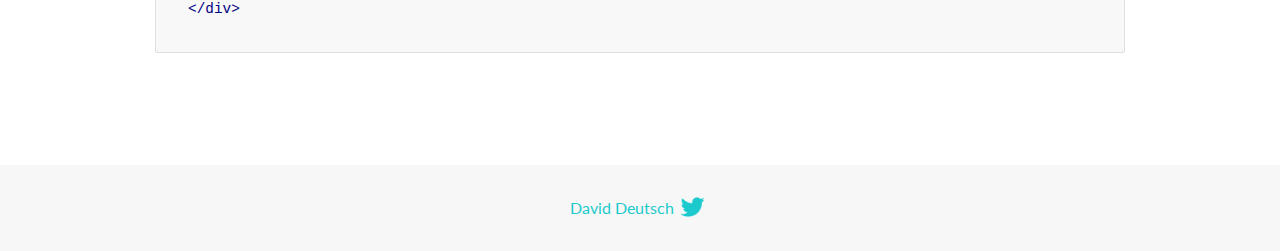
<file: OwlCarousel2-2.3.4/docs/demos/merge.html>
<!DOCTYPE html>
<html lang="en">
  <head>

    <!-- head -->
    <meta charset="utf-8">
    <meta name="msapplication-tap-highlight" content="no" />
    <meta name="viewport" content="width=device-width, initial-scale=1.0" />
    <meta name="description" content="Merge Items">
    <meta name="author" content="David Deutsch">
    <title>
      Merge Demo | Owl Carousel | 2.3.4
    </title>

    <!-- Stylesheets -->
    <link href='https://fonts.googleapis.com/css?family=Lato:300,400,700,400italic,300italic' rel='stylesheet' type='text/css'>
    <link rel="stylesheet" href="../assets/css/docs.theme.min.css">

    <!-- Owl Stylesheets -->
    <link rel="stylesheet" href="../assets/owlcarousel/assets/owl.carousel.min.css">
    <link rel="stylesheet" href="../assets/owlcarousel/assets/owl.theme.default.min.css">

    <!-- HTML5 shim and Respond.js IE8 support of HTML5 elements and media queries -->

    <!--[if lt IE 9]>
      <script src="https://oss.maxcdn.com/libs/html5shiv/3.7.0/html5shiv.js"></script>
      <script src="https://oss.maxcdn.com/libs/respond.js/1.3.0/respond.min.js"></script>
    <![endif]-->

    <!-- Favicons -->
    <link rel="apple-touch-icon-precomposed" sizes="144x144" href="../assets/ico/apple-touch-icon-144-precomposed.png">
    <link rel="shortcut icon" href="../assets/ico/favicon.png">
    <link rel="shortcut icon" href="favicon.ico">

    <!-- Yeah i know js should not be in header. Its required for demos.-->

    <!-- javascript -->
    <script src="../assets/vendors/jquery.min.js"></script>
    <script src="../assets/owlcarousel/owl.carousel.js"></script>
  </head>
  <body>

    <!-- header -->
    <header class="header">
      <div class="row">
        <div class="large-12 columns">
          <div class="brand left">
            <h3>
              <a href="/OwlCarousel2/">owl.carousel.js</a> 
            </h3>
          </div>
          <a id="toggle-nav" class="right">
            <span></span> <span></span> <span></span> 
          </a> 
          <div class="nav-bar">
            <ul class="clearfix">
              <li> <a href="/OwlCarousel2/index.html">Home</a>  </li>
              <li class="active">
                <a href="/OwlCarousel2/demos/demos.html">Demos</a> 
              </li>
              <li> <a href="/OwlCarousel2/docs/started-welcome.html">Docs</a>  </li>
              <li>
                <a href="https://github.com/OwlCarousel2/OwlCarousel2/archive/2.3.4.zip">Download</a> 
                <span class="download"></span> 
              </li>
            </ul>
          </div>
        </div>
      </div>
    </header>

    <!-- title -->
    <section class="title">
      <div class="row">
        <div class="large-12 columns">
          <h1>Merge</h1>
        </div>
      </div>
    </section>

    <!--  Demos -->
    <section id="demos">
      <div class="row">
        <div class="large-12 columns">
          <div class="owl-carousel owl-theme">
            <div class="item" data-merge="1">
              <h4>1</h4>
            </div>
            <div class="item" data-merge="2">
              <h4>2</h4>
            </div>
            <div class="item" data-merge="1">
              <h4>3</h4>
            </div>
            <div class="item" data-merge="3">
              <h4>4</h4>
            </div>
            <div class="item" data-merge="6">
              <h4>6</h4>
            </div>
            <div class="item" data-merge="2">
              <h4>7</h4>
            </div>
            <div class="item" data-merge="1">
              <h4>8</h4>
            </div>
            <div class="item" data-merge="3">
              <h4>9</h4>
            </div>
            <div class="item">
              <h4>10</h4>
            </div>
            <div class="item">
              <h4>11</h4>
            </div>
            <div class="item" data-merge="2">
              <h4>12</h4>
            </div>
            <div class="item">
              <h4>13</h4>
            </div>
            <div class="item">
              <h4>14</h4>
            </div>
            <div class="item">
              <h4>15</h4>
            </div>
          </div>
          <h3 id="overview">Overview</h3>
          <p>Merge option requires <code>data-merge=&quot;number_items_to_merge&quot;</code> on any child element (can be nested as well). There is a sibling option called <code>mergeFit</code> which fits merged elements to screen size. </p>
          <p>See item 6 on breakpoint below and above <code>1000px</code> screen width.</p>
          <h3 id="setup">Setup</h3>
          <pre><code>$(&#39;.owl-carousel&#39;).owlCarousel({
    items:5,
    loop:true,
    margin:10,
    merge:true,
    responsive:{
        678:{
            mergeFit:true
        },
        1000:{
            mergeFit:false
        }
    }
});</code></pre>
          <h3 id="html">html</h3>
          <pre><code>&lt;div class=&quot;owl-carousel owl-theme&quot;&gt;
    &lt;div class=&quot;item&quot; data-merge=&quot;1&quot;&gt;&lt;h2&gt;1&lt;/h2&gt;&lt;/div&gt;
    &lt;div class=&quot;item&quot; data-merge=&quot;2&quot;&gt;&lt;h2&gt;2&lt;/h2&gt;&lt;/div&gt;
    &lt;div class=&quot;item&quot; data-merge=&quot;1&quot;&gt;&lt;h2&gt;3&lt;/h2&gt;&lt;/div&gt;
    &lt;div class=&quot;item&quot; data-merge=&quot;3&quot;&gt;&lt;h2&gt;4&lt;/h2&gt;&lt;/div&gt;
    &lt;div class=&quot;item&quot; data-merge=&quot;6&quot;&gt;&lt;h2&gt;6&lt;/h2&gt;&lt;/div&gt;
    &lt;div class=&quot;item&quot; data-merge=&quot;2&quot;&gt;&lt;h2&gt;7&lt;/h2&gt;&lt;/div&gt;
    &lt;div class=&quot;item&quot; data-merge=&quot;1&quot;&gt;&lt;h2&gt;8&lt;/h2&gt;&lt;/div&gt;
    &lt;div class=&quot;item&quot; data-merge=&quot;3&quot;&gt;&lt;h2&gt;9&lt;/h2&gt;&lt;/div&gt;
    &lt;div class=&quot;item&quot;&gt;&lt;h2&gt;10&lt;/h2&gt;&lt;/div&gt;
    &lt;div class=&quot;item&quot;&gt;&lt;h2&gt;11&lt;/h2&gt;&lt;/div&gt;
    &lt;div class=&quot;item&quot; data-merge=&quot;2&quot;&gt;&lt;h2&gt;12&lt;/h2&gt;&lt;/div&gt;
    &lt;div class=&quot;item&quot;&gt;&lt;h2&gt;13&lt;/h2&gt;&lt;/div&gt;
    &lt;div class=&quot;item&quot;&gt;&lt;h2&gt;14&lt;/h2&gt;&lt;/div&gt;
    &lt;div class=&quot;item&quot;&gt;&lt;h2&gt;15&lt;/h2&gt;&lt;/div&gt;
&lt;/div&gt;</code></pre>
          <script>
            $(document).ready(function() {
              $('.owl-carousel').owlCarousel({
                items: 5,
                loop: true,
                margin: 10,
                merge: true,
                responsive: {
                  678: {
                    mergeFit: true
                  },
                  1000: {
                    mergeFit: false
                  }
                }
              });
            })
          </script>
        </div>
      </div>
    </section>

    <!-- footer -->
    <footer class="footer">
      <div class="row">
        <div class="large-12 columns">
          <h5>
            <a href="/OwlCarousel2/docs/support-contact.html">David Deutsch</a> 
            <a id="custom-tweet-button" href="https://twitter.com/share?url=https://github.com/OwlCarousel2/OwlCarousel2&text=Owl Carousel - This is so awesome! " target="_blank"></a> 
          </h5>
        </div>
      </div>
    </footer>

    <!-- vendors -->
    <script src="../assets/vendors/highlight.js"></script>
    <script src="../assets/js/app.js"></script>
  </body>
</html>
</file>
